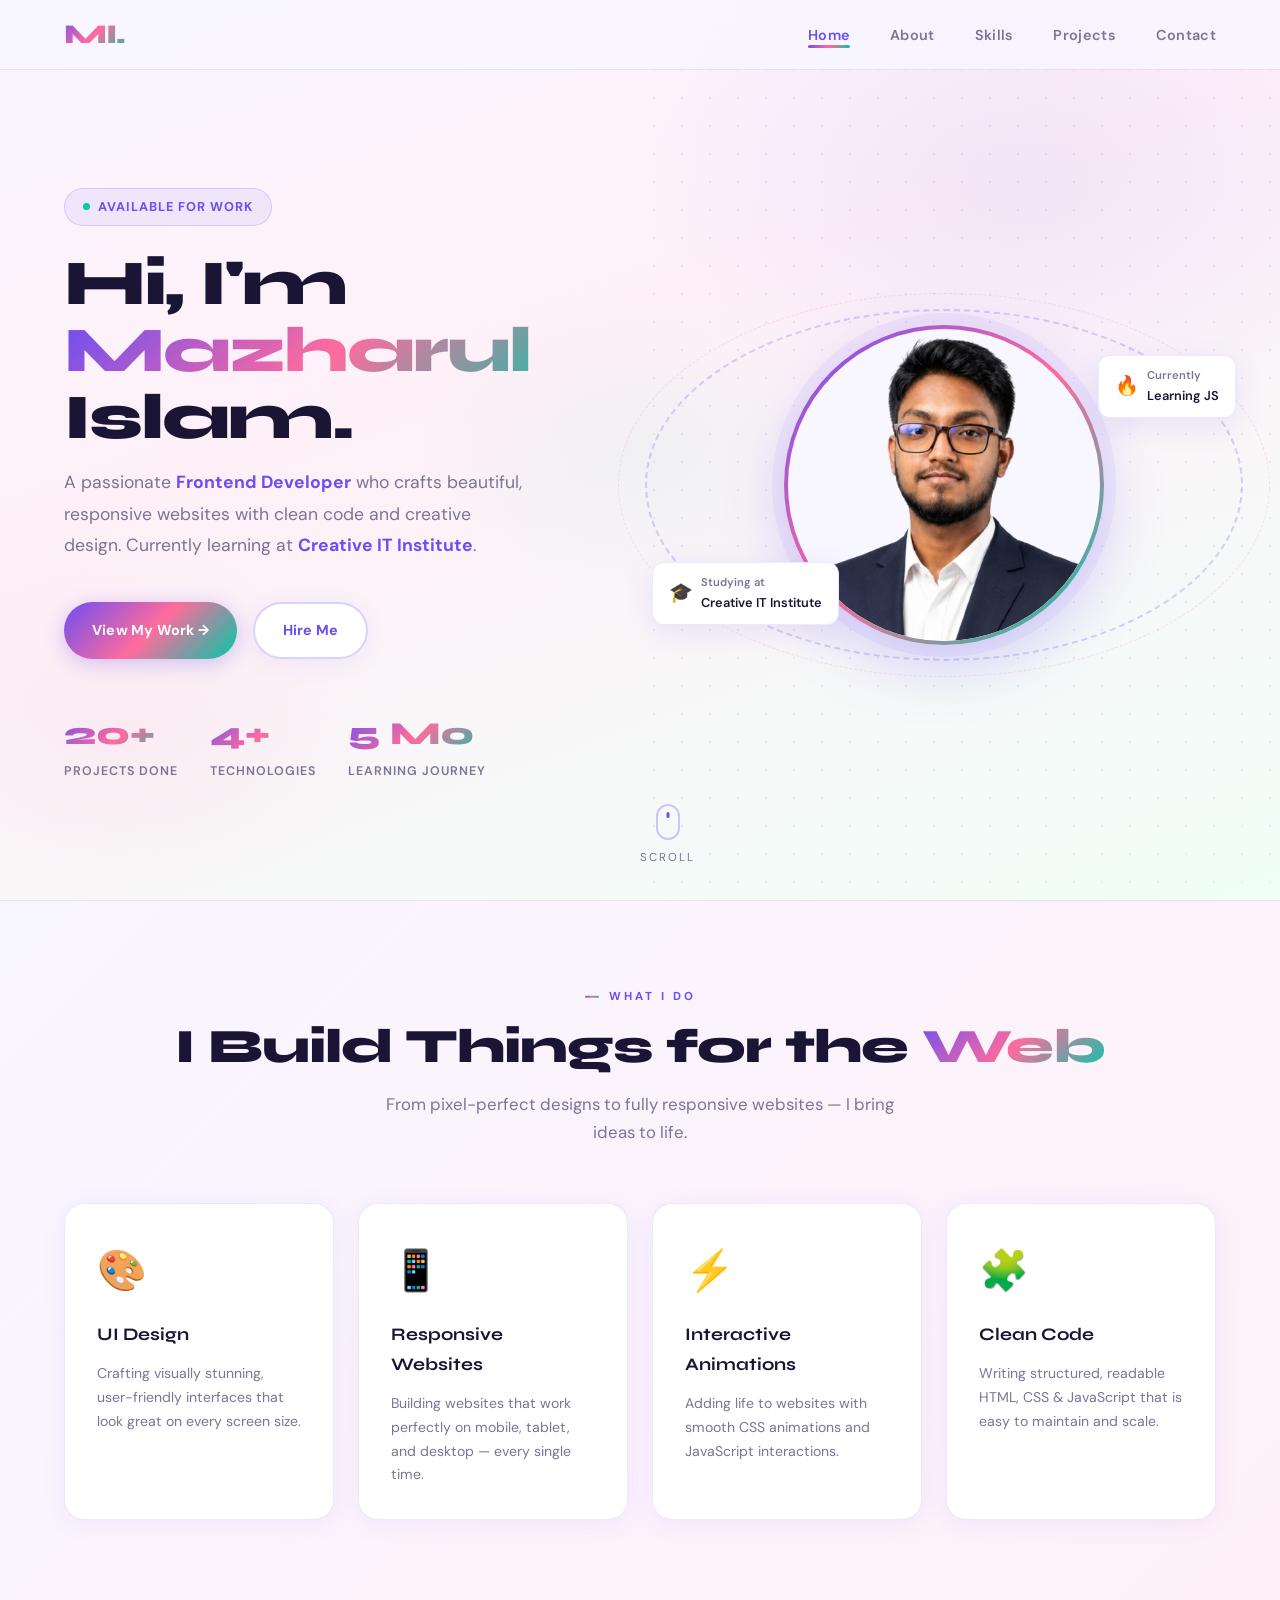
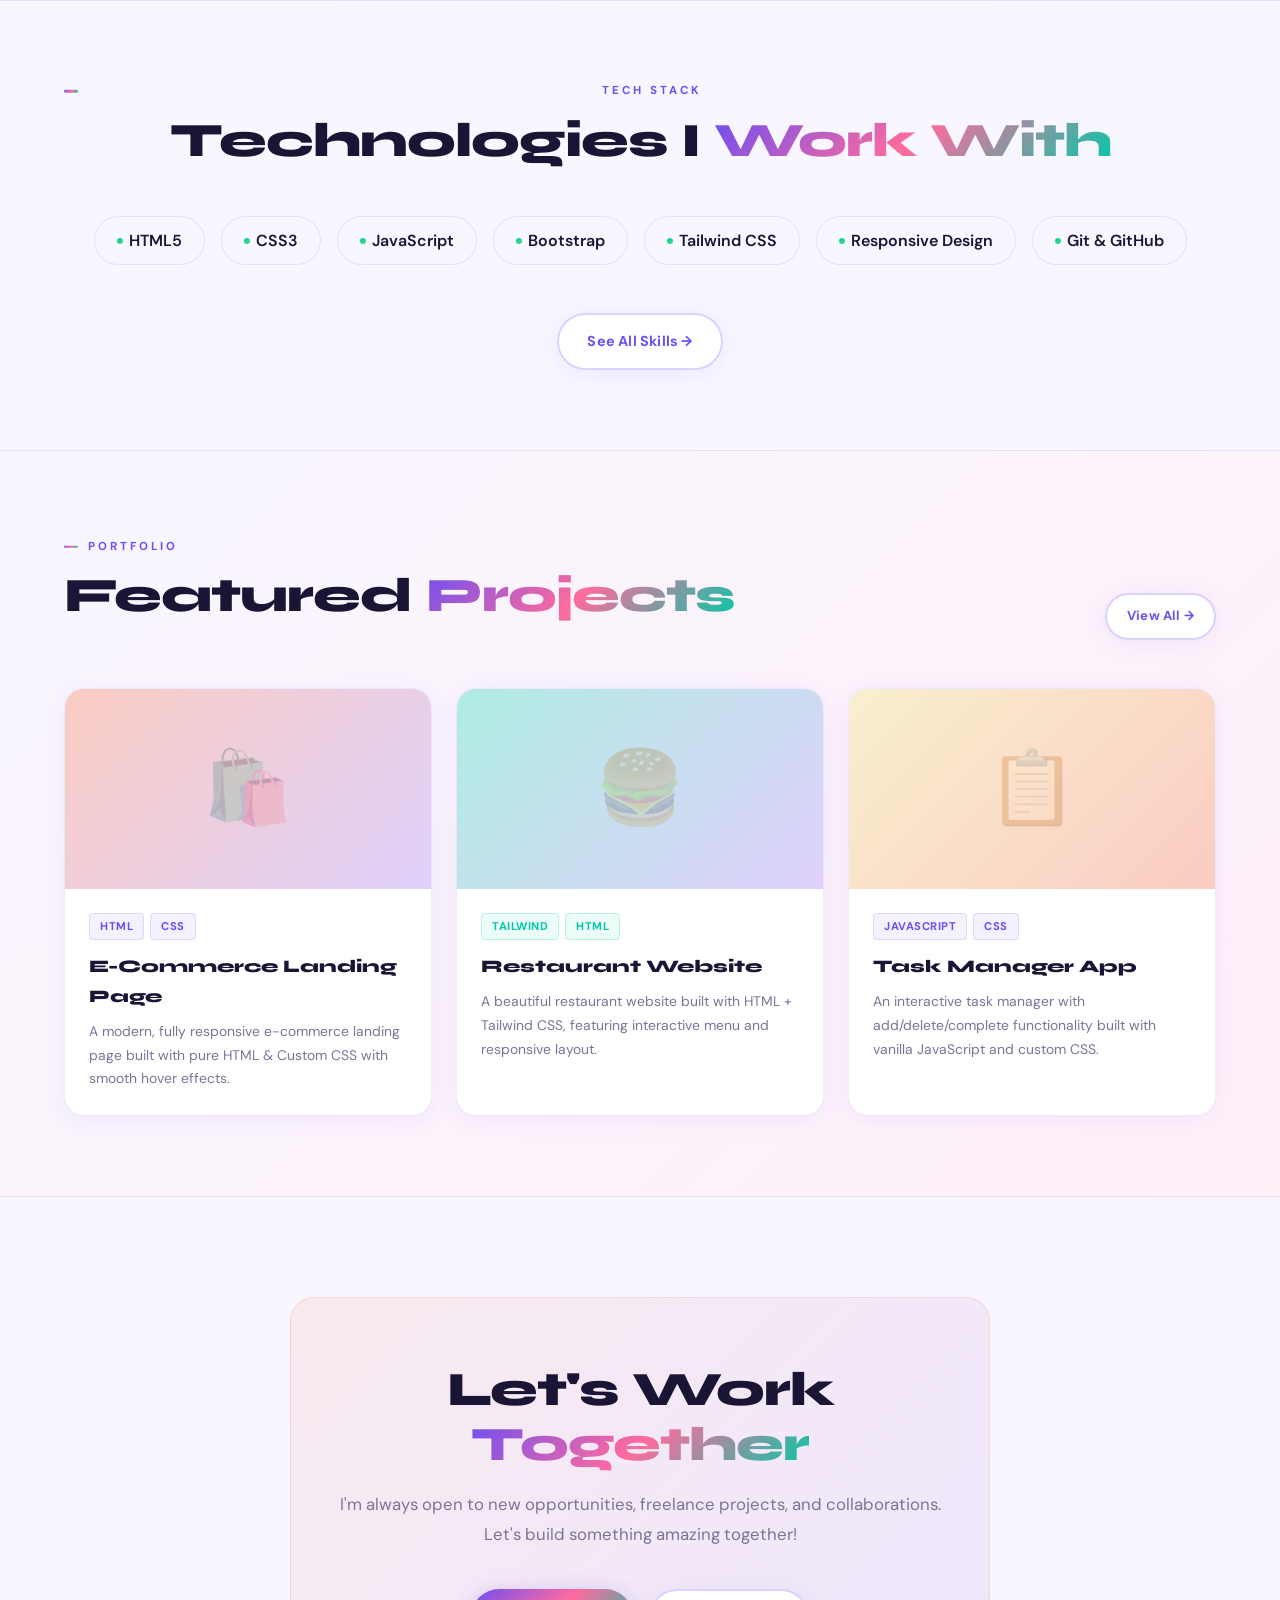
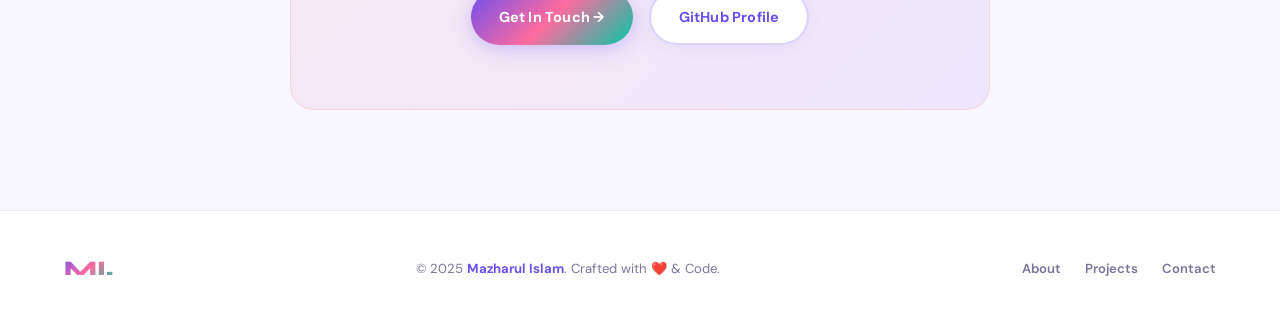
<file: index.html>
<!DOCTYPE html>
<html lang="en">

<head>
  <meta charset="UTF-8" />
  <meta name="viewport" content="width=device-width, initial-scale=1.0" />
  <title>Mazharul Islam — Frontend Developer</title>
  <meta name="description"
    content="Mazharul Islam — Frontend Developer & Web Designer from Bangladesh. Building beautiful, responsive websites." />
  <link rel="stylesheet" href="css/style.css" />
  <link rel="stylesheet" href="css/responsive.css" />
</head>

<body>

  <!-- Navbar -->
  <nav class="navbar">
    <a href="index.html" class="nav-logo">MI.</a>
    <ul class="nav-links">
      <li><a href="index.html">Home</a></li>
      <li><a href="pages/about.html">About</a></li>
      <li><a href="pages/skills.html">Skills</a></li>
      <li><a href="pages/projects.html">Projects</a></li>
      <li><a href="pages/contact.html">Contact</a></li>
    </ul>
    <button class="hamburger" aria-label="Menu">
      <span></span><span></span><span></span>
    </button>
  </nav>

  <!-- Hero Section -->
  <section class="hero">
    <div class="hero-bg"></div>
    <div class="hero-orb hero-orb-1"></div>
    <div class="hero-orb hero-orb-2"></div>
    <div class="hero-orb hero-orb-3"></div>

    <div class="hero-inner">
      <!-- Left: Content -->
      <div class="hero-content">
        <div class="hero-badge">
          <span class="dot"></span>
          Available for Work
        </div>
        <h1 class="hero-title">
          <span class="line">Hi, I'm</span>
          <span class="line gradient-text">Mazharul</span>
          <span class="line">Islam.</span>
        </h1>
        <p class="hero-subtitle">
          A passionate <strong><span id="typedText">Frontend Developer</span></strong> who crafts beautiful,
          responsive websites with clean code and creative design. Currently learning at
          <strong>Creative IT Institute</strong>.
        </p>
        <div class="hero-btns">
          <a href="pages/projects.html" class="btn btn-primary">View My Work →</a>
          <a href="pages/contact.html" class="btn btn-outline">Hire Me</a>
        </div>
        <div class="hero-stats">
          <div class="stat-item">
            <div class="stat-num"><span class="counter" data-target="20" data-suffix="+">0+</span></div>
            <div class="stat-label">Projects Done</div>
          </div>
          <div class="stat-item">
            <div class="stat-num"><span class="counter" data-target="4" data-suffix="+">0+</span></div>
            <div class="stat-label">Technologies</div>
          </div>
          <div class="stat-item">
            <div class="stat-num"><span class="counter" data-target="5" data-suffix=" Mo">0</span></div>
            <div class="stat-label">Learning Journey</div>
          </div>
        </div>
      </div>

      <!-- Right: Photo -->
      <div class="hero-visual">
        <div class="hero-photo-wrap">
          <div class="hero-photo-ring"></div>
          <div class="hero-photo-ring-2"></div>
          <div class="hero-photo-bg">
            <div class="hero-photo-inner">
              <!-- Replace with your photo: <img src="../assets/photo.jpg" alt="Mazharul Islam" /> -->
              <img src="assets/photo.png" alt="Mazharul Islam" />
            </div>
          </div>
          <div class="hero-float-badge b1">
            <span class="icon">🎓</span>
            <div>
              <div style="font-size:0.7rem;color:var(--clr-muted)">Studying at</div>
              <div>Creative IT Institute</div>
            </div>
          </div>
          <div class="hero-float-badge b2">
            <span class="icon">🔥</span>
            <div>
              <div style="font-size:0.7rem;color:var(--clr-muted)">Currently</div>
              <div>Learning JS</div>
            </div>
          </div>
        </div>
      </div>
    </div>

    <div class="scroll-indicator">
      <div class="scroll-mouse"></div>
      <span>Scroll</span>
    </div>
  </section>

  <!-- What I Do Section -->
  <div
    style="background: linear-gradient(135deg, #f8f6ff, #fff0f8); border-top:1.5px solid var(--clr-border); border-bottom:1.5px solid var(--clr-border); padding: 80px 5%;">
    <div style="max-width:1200px; margin:0 auto;">
      <div style="text-align:center; margin-bottom:3.5rem;">
        <span class="section-tag">What I Do</span>
        <h2 class="section-title" style="text-align:center;">I Build Things for the <span>Web</span></h2>
        <p class="section-desc" style="margin: 0 auto 0; text-align:center;">
          From pixel-perfect designs to fully responsive websites — I bring ideas to life.
        </p>
      </div>
      <div style="display:grid; grid-template-columns: repeat(auto-fit, minmax(250px, 1fr)); gap:1.5rem;">

        <div class="card reveal">
          <div style="font-size:2.5rem; margin-bottom:1rem;">🎨</div>
          <h3 style="font-family:var(--font-display); font-size:1.1rem; font-weight:700; margin-bottom:0.75rem;">UI
            Design</h3>
          <p style="font-size:0.88rem; color:var(--clr-muted); line-height:1.7;">
            Crafting visually stunning, user-friendly interfaces that look great on every screen size.
          </p>
        </div>

        <div class="card reveal delay-1">
          <div style="font-size:2.5rem; margin-bottom:1rem;">📱</div>
          <h3 style="font-family:var(--font-display); font-size:1.1rem; font-weight:700; margin-bottom:0.75rem;">
            Responsive Websites</h3>
          <p style="font-size:0.88rem; color:var(--clr-muted); line-height:1.7;">
            Building websites that work perfectly on mobile, tablet, and desktop — every single time.
          </p>
        </div>

        <div class="card reveal delay-2">
          <div style="font-size:2.5rem; margin-bottom:1rem;">⚡</div>
          <h3 style="font-family:var(--font-display); font-size:1.1rem; font-weight:700; margin-bottom:0.75rem;">
            Interactive Animations</h3>
          <p style="font-size:0.88rem; color:var(--clr-muted); line-height:1.7;">
            Adding life to websites with smooth CSS animations and JavaScript interactions.
          </p>
        </div>

        <div class="card reveal delay-3">
          <div style="font-size:2.5rem; margin-bottom:1rem;">🧩</div>
          <h3 style="font-family:var(--font-display); font-size:1.1rem; font-weight:700; margin-bottom:0.75rem;">Clean
            Code</h3>
          <p style="font-size:0.88rem; color:var(--clr-muted); line-height:1.7;">
            Writing structured, readable HTML, CSS & JavaScript that is easy to maintain and scale.
          </p>
        </div>

      </div>
    </div>
  </div>

  <!-- Tech Stack Preview -->
  <div style="padding: 80px 5%;">
    <div style="max-width:1200px; margin:0 auto; text-align:center;">
      <span class="section-tag" style="display:block; text-align:center;">Tech Stack</span>
      <h2 class="section-title" style="text-align:center; margin-bottom:3rem;">Technologies I <span>Work With</span>
      </h2>
      <div style="display:flex; flex-wrap:wrap; justify-content:center; gap:1rem;">
        <div class="skill-chip reveal" style="font-size:1rem; padding:10px 22px;"><span class="chip-dot"></span> HTML5
        </div>
        <div class="skill-chip reveal delay-1" style="font-size:1rem; padding:10px 22px;"><span class="chip-dot"></span>
          CSS3</div>
        <div class="skill-chip reveal delay-2" style="font-size:1rem; padding:10px 22px;"><span class="chip-dot"></span>
          JavaScript</div>
        <div class="skill-chip reveal delay-3" style="font-size:1rem; padding:10px 22px;"><span class="chip-dot"></span>
          Bootstrap</div>
        <div class="skill-chip reveal delay-1" style="font-size:1rem; padding:10px 22px;"><span class="chip-dot"></span>
          Tailwind CSS</div>
        <div class="skill-chip reveal delay-2" style="font-size:1rem; padding:10px 22px;"><span class="chip-dot"></span>
          Responsive Design</div>
        <div class="skill-chip reveal delay-3" style="font-size:1rem; padding:10px 22px;"><span class="chip-dot"></span>
          Git & GitHub</div>
      </div>
      <div style="margin-top:3rem;">
        <a href="pages/skills.html" class="btn btn-outline">See All Skills →</a>
      </div>
    </div>
  </div>

  <!-- Featured Projects Preview -->
  <div
    style="background: linear-gradient(135deg, #f8f6ff, #fff0f8); border-top:1.5px solid var(--clr-border); border-bottom:1.5px solid var(--clr-border); padding: 80px 5%;">
    <div style="max-width:1200px; margin:0 auto;">
      <div
        style="display:flex; align-items:flex-end; justify-content:space-between; flex-wrap:wrap; gap:1rem; margin-bottom:3rem;">
        <div>
          <span class="section-tag">Portfolio</span>
          <h2 class="section-title">Featured <span>Projects</span></h2>
        </div>
        <a href="pages/projects.html" class="btn btn-outline btn-sm">View All →</a>
      </div>
      <div class="projects-grid">

        <div class="project-card reveal">
          <div class="project-thumb">
            <div class="project-thumb-bg">🛍️</div>
            <div class="project-thumb-gradient"
              style="background: linear-gradient(135deg, rgba(255,107,53,0.3), rgba(124,58,237,0.2));"></div>
            <div class="project-links-overlay">
              <a href="pages/projects.html" class="project-link-btn">View Details</a>
            </div>
          </div>
          <div class="project-body">
            <div class="project-tags">
              <span class="project-tag">HTML</span>
              <span class="project-tag">CSS</span>
            </div>
            <h3 class="project-title">E-Commerce Landing Page</h3>
            <p class="project-desc">A modern, fully responsive e-commerce landing page built with pure HTML & Custom CSS
              with smooth hover effects.</p>
          </div>
        </div>

        <div class="project-card reveal delay-1">
          <div class="project-thumb">
            <div class="project-thumb-bg">🍔</div>
            <div class="project-thumb-gradient"
              style="background: linear-gradient(135deg, rgba(6,214,160,0.3), rgba(124,58,237,0.2));"></div>
            <div class="project-links-overlay">
              <a href="pages/projects.html" class="project-link-btn">View Details</a>
            </div>
          </div>
          <div class="project-body">
            <div class="project-tags">
              <span class="project-tag green">Tailwind</span>
              <span class="project-tag green">HTML</span>
            </div>
            <h3 class="project-title">Restaurant Website</h3>
            <p class="project-desc">A beautiful restaurant website built with HTML + Tailwind CSS, featuring interactive
              menu and responsive layout.</p>
          </div>
        </div>

        <div class="project-card reveal delay-2">
          <div class="project-thumb">
            <div class="project-thumb-bg">📋</div>
            <div class="project-thumb-gradient"
              style="background: linear-gradient(135deg, rgba(255,214,10,0.2), rgba(255,107,53,0.3));"></div>
            <div class="project-links-overlay">
              <a href="pages/projects.html" class="project-link-btn">View Details</a>
            </div>
          </div>
          <div class="project-body">
            <div class="project-tags">
              <span class="project-tag purple">JavaScript</span>
              <span class="project-tag">CSS</span>
            </div>
            <h3 class="project-title">Task Manager App</h3>
            <p class="project-desc">An interactive task manager with add/delete/complete functionality built with
              vanilla JavaScript and custom CSS.</p>
          </div>
        </div>

      </div>
    </div>
  </div>

  <!-- CTA Section -->
  <div style="padding: 100px 5%; text-align:center;">
    <div style="max-width:700px; margin:0 auto;">
      <div class="reveal"
        style="background: linear-gradient(135deg, rgba(255,107,53,0.08), rgba(124,58,237,0.08)); border:1px solid rgba(255,107,53,0.15); border-radius:24px; padding:4rem 3rem;">
        <h2 class="section-title" style="margin-bottom:1rem;">Let's Work <span>Together</span></h2>
        <p style="color:var(--clr-muted); font-size:1.05rem; margin-bottom:2.5rem; line-height:1.8;">
          I'm always open to new opportunities, freelance projects, and collaborations.
          Let's build something amazing together!
        </p>
        <div style="display:flex; gap:1rem; justify-content:center; flex-wrap:wrap;">
          <a href="pages/contact.html" class="btn btn-primary">Get In Touch →</a>
          <a href="https://github.com/mazharuldmweb" target="_blank" class="btn btn-outline">GitHub Profile</a>
        </div>
      </div>
    </div>
  </div>

  <!-- Footer -->
  <footer class="footer">
    <div class="footer-brand">MI.</div>
    <p class="footer-copy">© 2025 <span>Mazharul Islam</span>. Crafted with ❤️ & Code.</p>
    <div class="footer-links">
      <a href="pages/about.html">About</a>
      <a href="pages/projects.html">Projects</a>
      <a href="pages/contact.html">Contact</a>
    </div>
  </footer>

  <script src="js/main.js"></script>
</body>

</html>
</file>
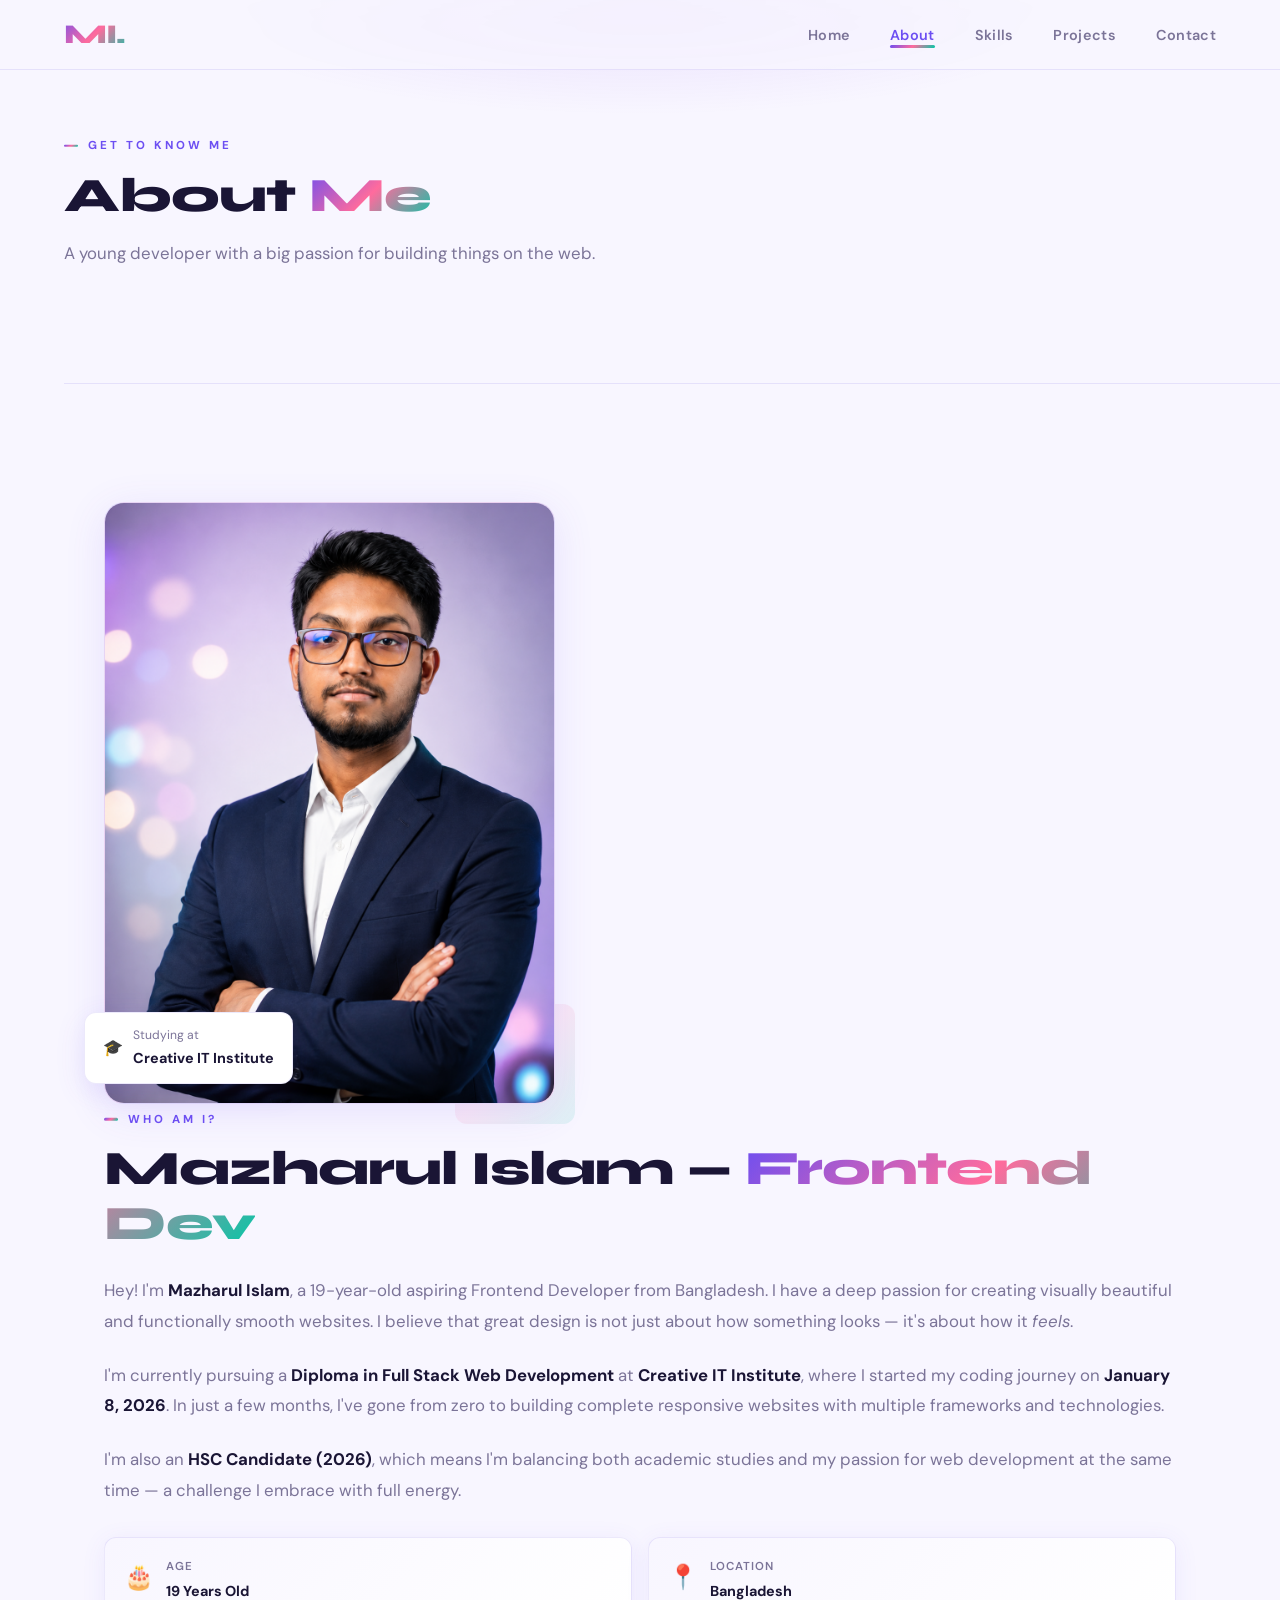
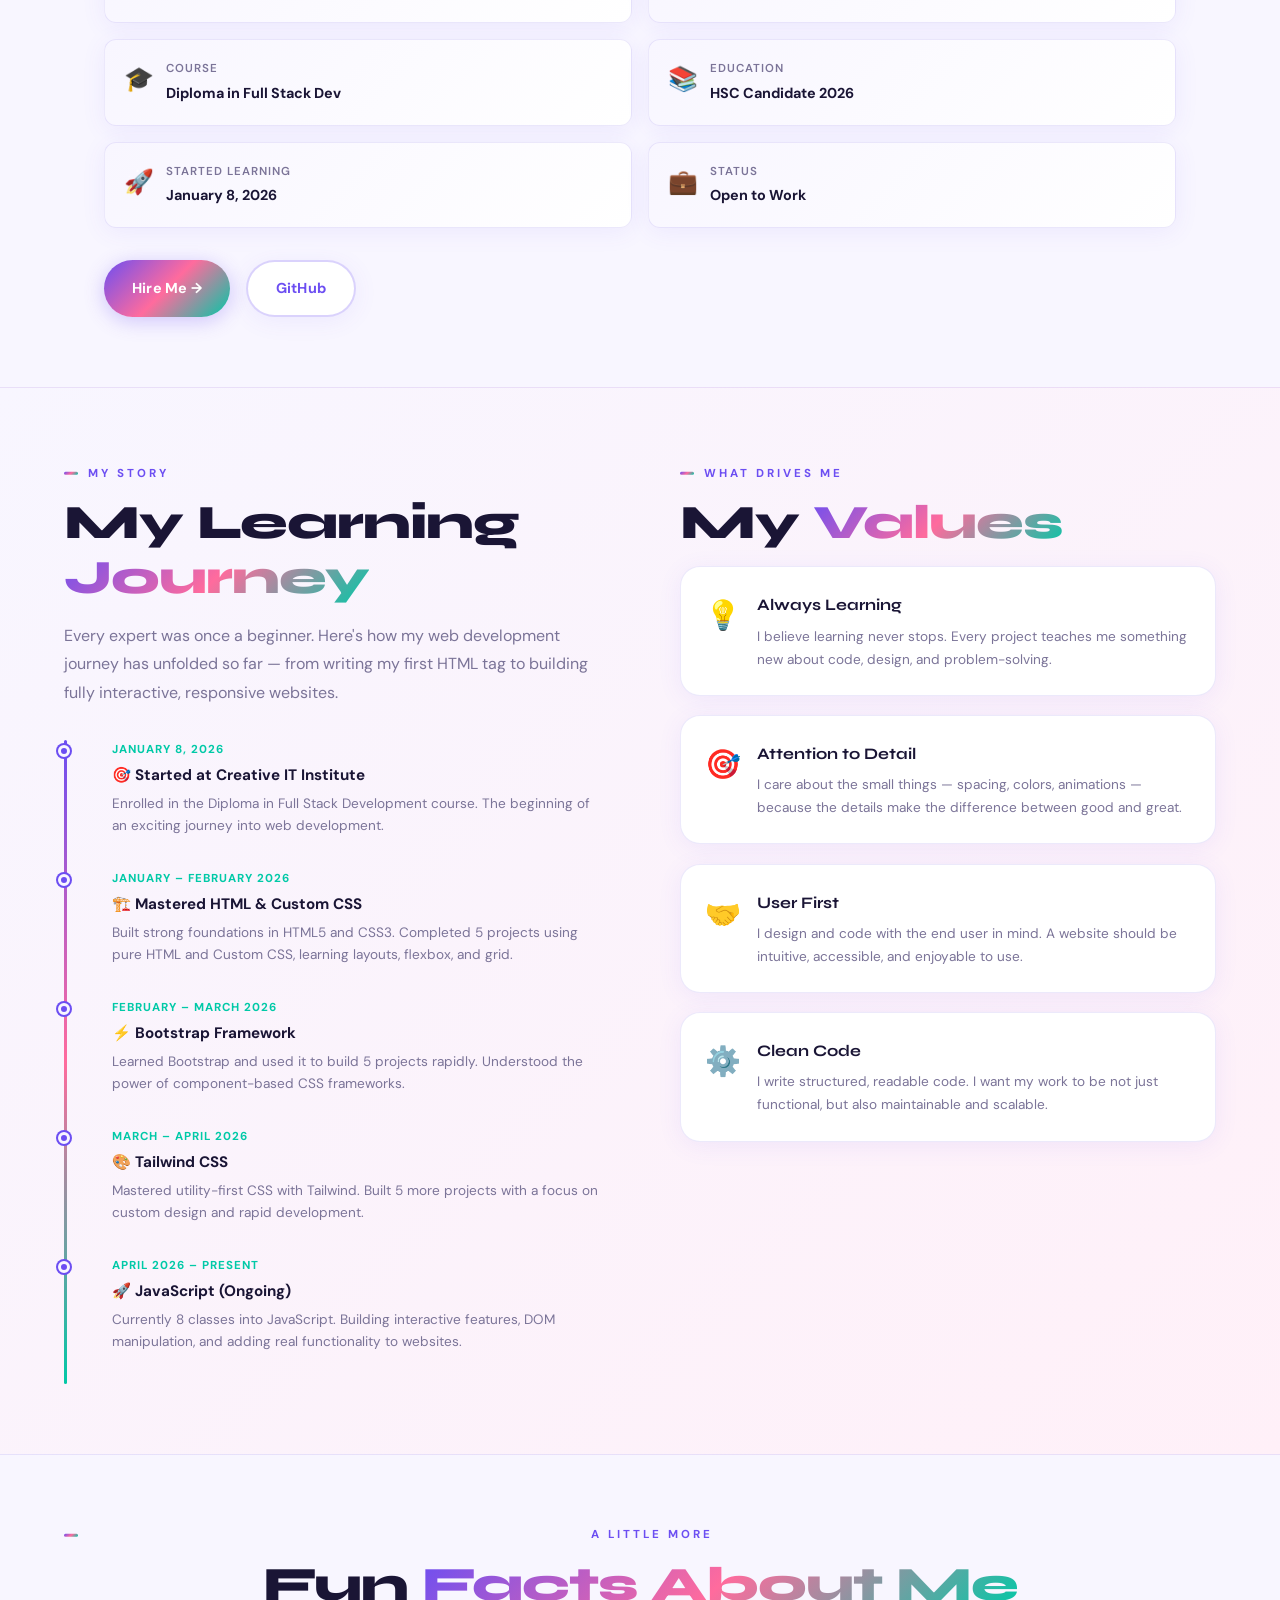
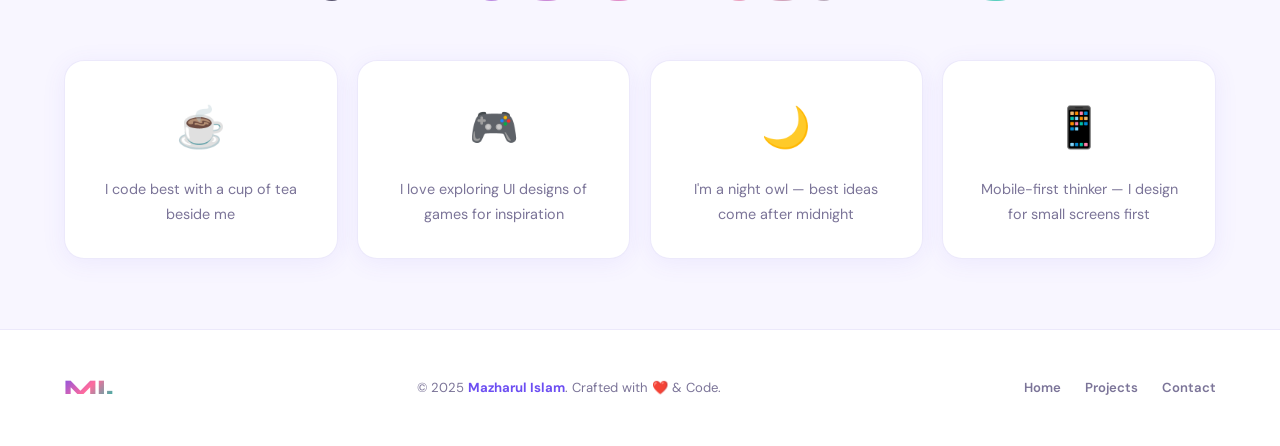
<file: pages/about.html>
<!DOCTYPE html>
<html lang="en">

<head>
  <meta charset="UTF-8" />
  <meta name="viewport" content="width=device-width, initial-scale=1.0" />
  <title>About — Mazharul Islam</title>
  <link rel="stylesheet" href="../css/style.css" />
  <link rel="stylesheet" href="../css/responsive.css" />
</head>

<body>

  <nav class="navbar">
    <a href="../index.html" class="nav-logo">MI.</a>
    <ul class="nav-links">
      <li><a href="../index.html">Home</a></li>
      <li><a href="about.html">About</a></li>
      <li><a href="skills.html">Skills</a></li>
      <li><a href="projects.html">Projects</a></li>
      <li><a href="contact.html">Contact</a></li>
    </ul>
    <button class="hamburger" aria-label="Menu">
      <span></span><span></span><span></span>
    </button>
  </nav>

  <!-- Page Hero -->
  <div
    style="padding: 130px 5% 60px; background: radial-gradient(ellipse 60% 50% at 50% 0%, rgba(124,58,237,0.12) 0%, transparent 60%);">
    <div style="max-width:1200px; margin:0 auto;">
      <span class="section-tag">Get to Know Me</span>
      <h1 class="section-title">About <span>Me</span></h1>
      <p class="section-desc">A young developer with a big passion for building things on the web.</p>
    </div>
  </div>

  <div class="section-divider" style="margin:0 5%;"></div>

  <!-- Main About Content -->
  <div style="padding:70px 5%; max-width:1200px; margin:0 auto;">
    <div class="about-grid">

      <!-- Photo Side -->
      <div class="reveal-left">
        <div class="about-photo-wrap">
          <div class="about-photo-frame">
            <!-- Add your photo: <img src="../assets/photo.jpg" alt="Mazharul Islam" /> -->
            <img src="../assets/about.jpg" alt="Mazharul Islam" />
          </div>
        </div>
        <div class="about-photo-deco"></div>
        <div class="about-photo-tag">
          <span class="icon">🎓</span>
          <div>
            <div class="text">Studying at</div>
            <div class="name">Creative IT Institute</div>
          </div>
        </div>
      </div>
    </div>

    <!-- Content Side -->
    <div class="about-content reveal-right">
      <span class="section-tag">Who Am I?</span>
      <h2 class="section-title" style="margin-bottom:1.5rem;">Mazharul Islam — <span>Frontend Dev</span></h2>

      <p class="about-intro">
        Hey! I'm <strong>Mazharul Islam</strong>, a 19-year-old aspiring Frontend Developer from Bangladesh.
        I have a deep passion for creating visually beautiful and functionally smooth websites.
        I believe that great design is not just about how something looks — it's about how it <em>feels</em>.
      </p>
      <p class="about-intro">
        I'm currently pursuing a <strong>Diploma in Full Stack Web Development</strong> at
        <strong>Creative IT Institute</strong>, where I started my coding journey on
        <strong>January 8, 2026</strong>. In just a few months, I've gone from zero to building
        complete responsive websites with multiple frameworks and technologies.
      </p>
      <p class="about-intro">
        I'm also an <strong>HSC Candidate (2026)</strong>, which means I'm balancing both academic
        studies and my passion for web development at the same time — a challenge I embrace with full energy.
      </p>

      <div class="about-highlights">
        <div class="highlight-item">
          <span class="highlight-icon">🎂</span>
          <div class="highlight-info">
            <div class="highlight-label">Age</div>
            <div class="highlight-value">19 Years Old</div>
          </div>
        </div>
        <div class="highlight-item">
          <span class="highlight-icon">📍</span>
          <div class="highlight-info">
            <div class="highlight-label">Location</div>
            <div class="highlight-value">Bangladesh</div>
          </div>
        </div>
        <div class="highlight-item">
          <span class="highlight-icon">🎓</span>
          <div class="highlight-info">
            <div class="highlight-label">Course</div>
            <div class="highlight-value">Diploma in Full Stack Dev</div>
          </div>
        </div>
        <div class="highlight-item">
          <span class="highlight-icon">📚</span>
          <div class="highlight-info">
            <div class="highlight-label">Education</div>
            <div class="highlight-value">HSC Candidate 2026</div>
          </div>
        </div>
        <div class="highlight-item">
          <span class="highlight-icon">🚀</span>
          <div class="highlight-info">
            <div class="highlight-label">Started Learning</div>
            <div class="highlight-value">January 8, 2026</div>
          </div>
        </div>
        <div class="highlight-item">
          <span class="highlight-icon">💼</span>
          <div class="highlight-info">
            <div class="highlight-label">Status</div>
            <div class="highlight-value">Open to Work</div>
          </div>
        </div>
      </div>

      <div style="display:flex; gap:1rem; flex-wrap:wrap;">
        <a href="contact.html" class="btn btn-primary">Hire Me →</a>
        <a href="https://github.com/mazharuldmweb" target="_blank" class="btn btn-outline">GitHub</a>
      </div>
    </div>
  </div>
  </div>

  <!-- My Journey -->
  <div
    style="background: linear-gradient(135deg, #f8f6ff, #fff0f8); border-top:1.5px solid var(--clr-border); border-bottom:1.5px solid var(--clr-border); padding:70px 5%;">
    <div style="max-width:1200px; margin:0 auto;">
      <div style="display:grid; grid-template-columns:1fr 1fr; gap:5rem; align-items:start;">
        <div class="reveal-left">
          <span class="section-tag">My Story</span>
          <h2 class="section-title">My Learning <span>Journey</span></h2>
          <p style="color:var(--clr-muted); font-size:1rem; line-height:1.8; margin-bottom:2rem;">
            Every expert was once a beginner. Here's how my web development journey has unfolded so far —
            from writing my first HTML tag to building fully interactive, responsive websites.
          </p>
          <div class="timeline">
            <div class="timeline-item">
              <div class="timeline-date">January 8, 2026</div>
              <div class="timeline-event">🎯 Started at Creative IT Institute</div>
              <div class="timeline-desc">Enrolled in the Diploma in Full Stack Development course. The beginning of an
                exciting journey into web development.</div>
            </div>
            <div class="timeline-item">
              <div class="timeline-date">January – February 2026</div>
              <div class="timeline-event">🏗️ Mastered HTML & Custom CSS</div>
              <div class="timeline-desc">Built strong foundations in HTML5 and CSS3. Completed 5 projects using pure
                HTML and Custom CSS, learning layouts, flexbox, and grid.</div>
            </div>
            <div class="timeline-item">
              <div class="timeline-date">February – March 2026</div>
              <div class="timeline-event">⚡ Bootstrap Framework</div>
              <div class="timeline-desc">Learned Bootstrap and used it to build 5 projects rapidly. Understood the power
                of component-based CSS frameworks.</div>
            </div>
            <div class="timeline-item">
              <div class="timeline-date">March – April 2026</div>
              <div class="timeline-event">🎨 Tailwind CSS</div>
              <div class="timeline-desc">Mastered utility-first CSS with Tailwind. Built 5 more projects with a focus on
                custom design and rapid development.</div>
            </div>
            <div class="timeline-item">
              <div class="timeline-date">April 2026 – Present</div>
              <div class="timeline-event">🚀 JavaScript (Ongoing)</div>
              <div class="timeline-desc">Currently 8 classes into JavaScript. Building interactive features, DOM
                manipulation, and adding real functionality to websites.</div>
            </div>
          </div>
        </div>

        <div class="reveal-right">
          <span class="section-tag">What Drives Me</span>
          <h2 class="section-title">My <span>Values</span></h2>
          <div style="display:flex; flex-direction:column; gap:1.2rem; margin-top:1rem;">
            <div class="card" style="padding:1.5rem; display:flex; gap:1rem; align-items:flex-start;">
              <span style="font-size:1.8rem;">💡</span>
              <div>
                <h4 style="font-family:var(--font-display); font-size:1rem; font-weight:700; margin-bottom:6px;">Always
                  Learning</h4>
                <p style="font-size:0.85rem; color:var(--clr-muted); line-height:1.7;">I believe learning never stops.
                  Every project teaches me something new about code, design, and problem-solving.</p>
              </div>
            </div>
            <div class="card" style="padding:1.5rem; display:flex; gap:1rem; align-items:flex-start;">
              <span style="font-size:1.8rem;">🎯</span>
              <div>
                <h4 style="font-family:var(--font-display); font-size:1rem; font-weight:700; margin-bottom:6px;">
                  Attention to Detail</h4>
                <p style="font-size:0.85rem; color:var(--clr-muted); line-height:1.7;">I care about the small things —
                  spacing, colors, animations — because the details make the difference between good and great.</p>
              </div>
            </div>
            <div class="card" style="padding:1.5rem; display:flex; gap:1rem; align-items:flex-start;">
              <span style="font-size:1.8rem;">🤝</span>
              <div>
                <h4 style="font-family:var(--font-display); font-size:1rem; font-weight:700; margin-bottom:6px;">User
                  First</h4>
                <p style="font-size:0.85rem; color:var(--clr-muted); line-height:1.7;">I design and code with the end
                  user in mind. A website should be intuitive, accessible, and enjoyable to use.</p>
              </div>
            </div>
            <div class="card" style="padding:1.5rem; display:flex; gap:1rem; align-items:flex-start;">
              <span style="font-size:1.8rem;">⚙️</span>
              <div>
                <h4 style="font-family:var(--font-display); font-size:1rem; font-weight:700; margin-bottom:6px;">Clean
                  Code</h4>
                <p style="font-size:0.85rem; color:var(--clr-muted); line-height:1.7;">I write structured, readable
                  code. I want my work to be not just functional, but also maintainable and scalable.</p>
              </div>
            </div>
          </div>
        </div>
      </div>
    </div>
  </div>

  <!-- Fun Facts -->
  <div style="padding:70px 5%;">
    <div style="max-width:1200px; margin:0 auto; text-align:center;">
      <span class="section-tag" style="display:block; text-align:center;">A Little More</span>
      <h2 class="section-title reveal" style="text-align:center; margin-bottom:3rem;">Fun <span>Facts About Me</span>
      </h2>
      <div style="display:grid; grid-template-columns: repeat(auto-fit, minmax(220px, 1fr)); gap:1.2rem;">
        <div class="card reveal" style="text-align:center; padding:2rem;">
          <div style="font-size:2.5rem; margin-bottom:1rem;">☕</div>
          <p style="font-size:0.9rem; color:var(--clr-muted);">I code best with a cup of tea beside me</p>
        </div>
        <div class="card reveal delay-1" style="text-align:center; padding:2rem;">
          <div style="font-size:2.5rem; margin-bottom:1rem;">🎮</div>
          <p style="font-size:0.9rem; color:var(--clr-muted);">I love exploring UI designs of games for inspiration</p>
        </div>
        <div class="card reveal delay-2" style="text-align:center; padding:2rem;">
          <div style="font-size:2.5rem; margin-bottom:1rem;">🌙</div>
          <p style="font-size:0.9rem; color:var(--clr-muted);">I'm a night owl — best ideas come after midnight</p>
        </div>
        <div class="card reveal delay-3" style="text-align:center; padding:2rem;">
          <div style="font-size:2.5rem; margin-bottom:1rem;">📱</div>
          <p style="font-size:0.9rem; color:var(--clr-muted);">Mobile-first thinker — I design for small screens first
          </p>
        </div>
      </div>
    </div>
  </div>

  <footer class="footer">
    <div class="footer-brand">MI.</div>
    <p class="footer-copy">© 2025 <span>Mazharul Islam</span>. Crafted with ❤️ & Code.</p>
    <div class="footer-links">
      <a href="../index.html">Home</a>
      <a href="projects.html">Projects</a>
      <a href="contact.html">Contact</a>
    </div>
  </footer>

  <script src="../js/main.js"></script>
</body>

</html>
</file>
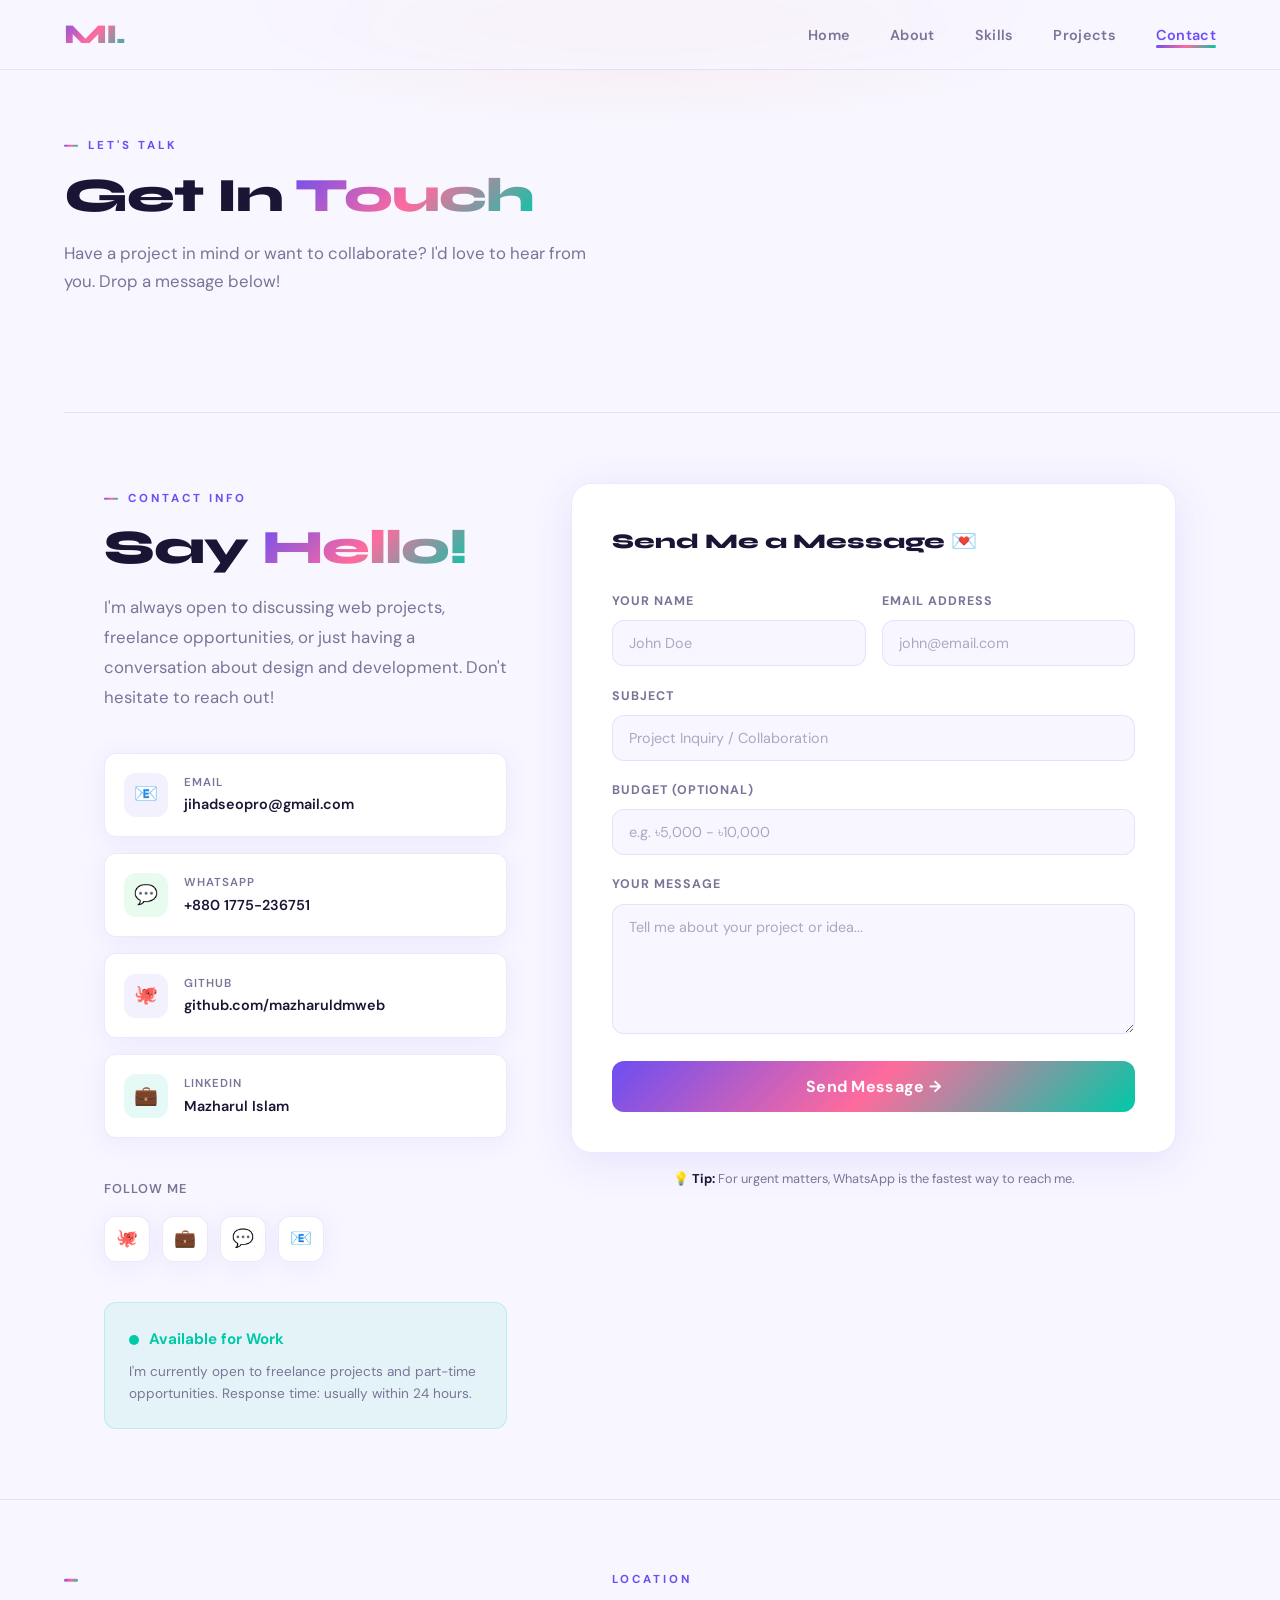
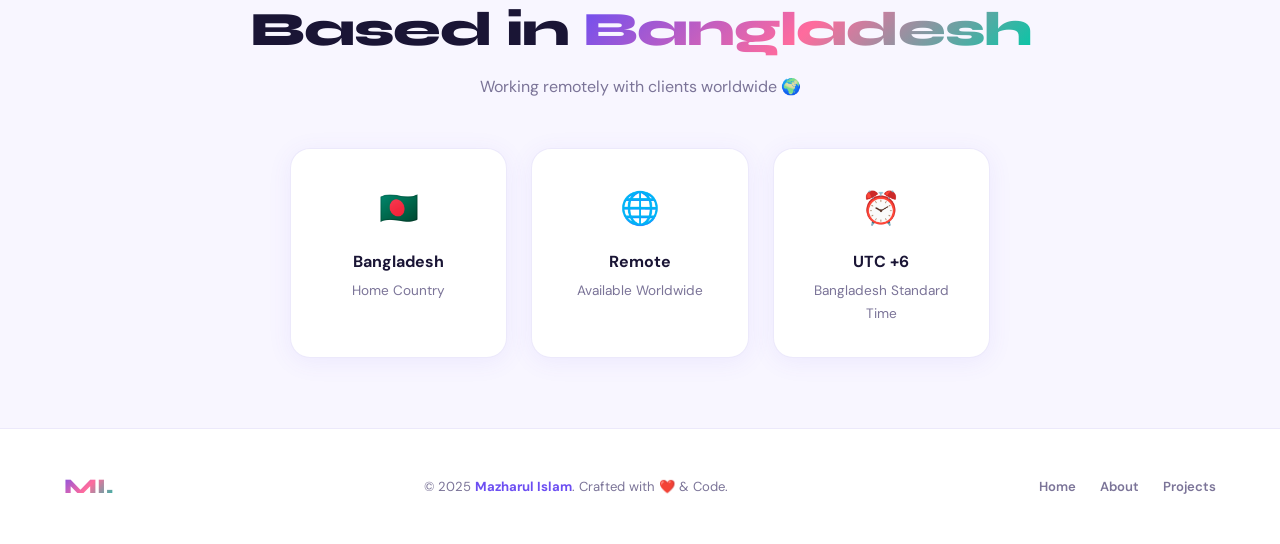
<file: pages/contact.html>
<!DOCTYPE html>
<html lang="en">

<head>
  <meta charset="UTF-8" />
  <meta name="viewport" content="width=device-width, initial-scale=1.0" />
  <title>Contact — Mazharul Islam</title>
  <link rel="stylesheet" href="../css/style.css" />
  <link rel="stylesheet" href="../css/responsive.css" />
</head>

<body>

  <nav class="navbar">
    <a href="../index.html" class="nav-logo">MI.</a>
    <ul class="nav-links">
      <li><a href="../index.html">Home</a></li>
      <li><a href="about.html">About</a></li>
      <li><a href="skills.html">Skills</a></li>
      <li><a href="projects.html">Projects</a></li>
      <li><a href="contact.html">Contact</a></li>
    </ul>
    <button class="hamburger" aria-label="Menu">
      <span></span><span></span><span></span>
    </button>
  </nav>

  <!-- Page Hero -->
  <div
    style="padding: 130px 5% 60px; background: radial-gradient(ellipse 60% 50% at 50% 0%, rgba(255,107,53,0.1) 0%, transparent 60%);">
    <div style="max-width:1200px; margin:0 auto;">
      <span class="section-tag">Let's Talk</span>
      <h1 class="section-title">Get In <span>Touch</span></h1>
      <p class="section-desc">Have a project in mind or want to collaborate? I'd love to hear from you. Drop a message
        below!</p>
    </div>
  </div>

  <div class="section-divider" style="margin:0 5%;"></div>

  <!-- Contact Layout -->
  <div style="padding:70px 5%; max-width:1200px; margin:0 auto;">
    <div class="contact-layout">

      <!-- Left: Info -->
      <div class="reveal-left">
        <span class="section-tag">Contact Info</span>
        <h2 class="section-title" style="margin-bottom:1rem;">Say <span>Hello!</span></h2>
        <p class="contact-tagline">
          I'm always open to discussing web projects, freelance opportunities, or just having a conversation about
          design and development.
          Don't hesitate to reach out!
        </p>

        <div class="contact-methods">

          <a href="mailto:jihadseopro@gmail.com" class="contact-method">
            <div class="contact-method-icon">📧</div>
            <div>
              <div class="contact-method-label">Email</div>
              <div class="contact-method-value">jihadseopro@gmail.com</div>
            </div>
          </a>

          <a href="https://wa.me/8801775236751" target="_blank" class="contact-method">
            <div class="contact-method-icon wa">💬</div>
            <div>
              <div class="contact-method-label">WhatsApp</div>
              <div class="contact-method-value">+880 1775-236751</div>
            </div>
          </a>

          <a href="https://github.com/mazharuldmweb" target="_blank" class="contact-method">
            <div class="contact-method-icon purple">🐙</div>
            <div>
              <div class="contact-method-label">GitHub</div>
              <div class="contact-method-value">github.com/mazharuldmweb</div>
            </div>
          </a>

          <a href="https://www.linkedin.com/in/mazharul-dm-web/" target="_blank" class="contact-method">
            <div class="contact-method-icon green">💼</div>
            <div>
              <div class="contact-method-label">LinkedIn</div>
              <div class="contact-method-value">Mazharul Islam</div>
            </div>
          </a>

        </div>

        <div>
          <p
            style="font-size:0.8rem; color:var(--clr-muted); text-transform:uppercase; letter-spacing:1px; font-weight:600; margin-bottom:1rem;">
            Follow Me</p>
          <div class="social-links">
            <a href="https://github.com/mazharuldmweb" target="_blank" class="social-btn" title="GitHub">🐙</a>
            <a href="https://www.linkedin.com/in/mazharul-dm-web/" target="_blank" class="social-btn"
              title="LinkedIn">💼</a>
            <a href="https://wa.me/8801775236751" target="_blank" class="social-btn" title="WhatsApp">💬</a>
            <a href="mailto:jihadseopro@gmail.com" class="social-btn" title="Email">📧</a>
          </div>
        </div>

        <!-- Availability Card -->
        <div
          style="margin-top:2.5rem; background:rgba(6,214,160,0.08); border:1px solid rgba(6,214,160,0.2); border-radius:var(--radius-sm); padding:1.5rem;">
          <div style="display:flex; align-items:center; gap:10px; margin-bottom:0.5rem;">
            <span
              style="width:10px; height:10px; background:var(--clr-accent); border-radius:50%; animation: pulse 2s infinite; display:inline-block;"></span>
            <span style="font-weight:700; font-size:0.95rem; color:var(--clr-accent);">Available for Work</span>
          </div>
          <p style="font-size:0.85rem; color:var(--clr-muted); line-height:1.6;">
            I'm currently open to freelance projects and part-time opportunities. Response time: usually within 24
            hours.
          </p>
        </div>
      </div>

      <!-- Right: Form -->
      <div class="reveal-right">
        <div class="contact-form-wrap">
          <h3 class="form-title">Send Me a Message 💌</h3>

          <!-- NOTE: To make this form work, go to https://formspree.io, 
               create a free account, create a form, and replace YOUR_FORM_ID below -->
          <form id="contactForm" action="https://formspree.io/f/xpqnlarb" method="POST">
            <input type="hidden" name="_replyto" value="jihadseopro@gmail.com" />
            <input type="hidden" name="_subject" value="New message from your Portfolio!" />

            <div class="form-row">
              <div class="form-group">
                <label class="form-label" for="name">Your Name</label>
                <input class="form-input" type="text" id="name" name="name" placeholder="John Doe" required />
              </div>
              <div class="form-group">
                <label class="form-label" for="email">Email Address</label>
                <input class="form-input" type="email" id="email" name="email" placeholder="john@email.com" required />
              </div>
            </div>

            <div class="form-group">
              <label class="form-label" for="subject">Subject</label>
              <input class="form-input" type="text" id="subject" name="subject"
                placeholder="Project Inquiry / Collaboration" required />
            </div>

            <div class="form-group">
              <label class="form-label" for="budget">Budget (Optional)</label>
              <input class="form-input" type="text" id="budget" name="budget" placeholder="e.g. ৳5,000 - ৳10,000" />
            </div>

            <div class="form-group">
              <label class="form-label" for="message">Your Message</label>
              <textarea class="form-textarea" id="message" name="message" rows="5"
                placeholder="Tell me about your project or idea..." required></textarea>
            </div>

            <button type="submit" class="form-submit">Send Message →</button>

            <div id="formSuccess" class="form-success" style="display:none;">
              <div style="font-size:3rem; margin-bottom:1rem;">🎉</div>
              <h4 style="font-family:var(--font-display); font-size:1.2rem; margin-bottom:0.5rem;">Message Sent!</h4>
              <p style="color:var(--clr-muted); font-size:0.9rem;">Thanks for reaching out! I'll get back to you within
                24 hours.</p>
            </div>
            <div id="formError"
              style="display:none; text-align:center; padding:1rem; color:#ff6b6b; font-size:0.85rem; margin-top:0.5rem;">
              Something went wrong. Please try emailing me directly at <a href="mailto:jihadseopro@gmail.com"
                style="color:var(--clr-primary);">jihadseopro@gmail.com</a>
            </div>
          </form>
        </div>

        <!-- Quick Contact Note -->
        <p style="font-size:0.8rem; color:var(--clr-muted); text-align:center; margin-top:1rem; line-height:1.6;">
          💡 <strong style="color:var(--clr-text);">Tip:</strong> For urgent matters, WhatsApp is the fastest way to
          reach me.
        </p>
      </div>

    </div>
  </div>

  <!-- Map / Location Section -->
  <div style="background: rgba(255,255,255,0.02); border-top:1px solid var(--clr-border); padding:70px 5%;">
    <div style="max-width:1200px; margin:0 auto; text-align:center;">
      <span class="section-tag" style="display:block; text-align:center;">Location</span>
      <h2 class="section-title reveal" style="text-align:center; margin-bottom:1rem;">Based in <span>Bangladesh</span>
      </h2>
      <p style="color:var(--clr-muted); margin-bottom:3rem;">Working remotely with clients worldwide 🌍</p>
      <div class="reveal"
        style="display:grid; grid-template-columns:repeat(auto-fit, minmax(200px, 1fr)); gap:1.5rem; max-width:700px; margin:0 auto;">
        <div class="card" style="text-align:center; padding:2rem;">
          <div style="font-size:2rem; margin-bottom:0.75rem;">🇧🇩</div>
          <div style="font-weight:700; margin-bottom:0.25rem;">Bangladesh</div>
          <div style="font-size:0.85rem; color:var(--clr-muted);">Home Country</div>
        </div>
        <div class="card" style="text-align:center; padding:2rem;">
          <div style="font-size:2rem; margin-bottom:0.75rem;">🌐</div>
          <div style="font-weight:700; margin-bottom:0.25rem;">Remote</div>
          <div style="font-size:0.85rem; color:var(--clr-muted);">Available Worldwide</div>
        </div>
        <div class="card" style="text-align:center; padding:2rem;">
          <div style="font-size:2rem; margin-bottom:0.75rem;">⏰</div>
          <div style="font-weight:700; margin-bottom:0.25rem;">UTC +6</div>
          <div style="font-size:0.85rem; color:var(--clr-muted);">Bangladesh Standard Time</div>
        </div>
      </div>
    </div>
  </div>

  <footer class="footer">
    <div class="footer-brand">MI.</div>
    <p class="footer-copy">© 2025 <span>Mazharul Islam</span>. Crafted with ❤️ & Code.</p>
    <div class="footer-links">
      <a href="../index.html">Home</a>
      <a href="about.html">About</a>
      <a href="projects.html">Projects</a>
    </div>
  </footer>

  <script src="../js/main.js"></script>
</body>

</html>
</file>
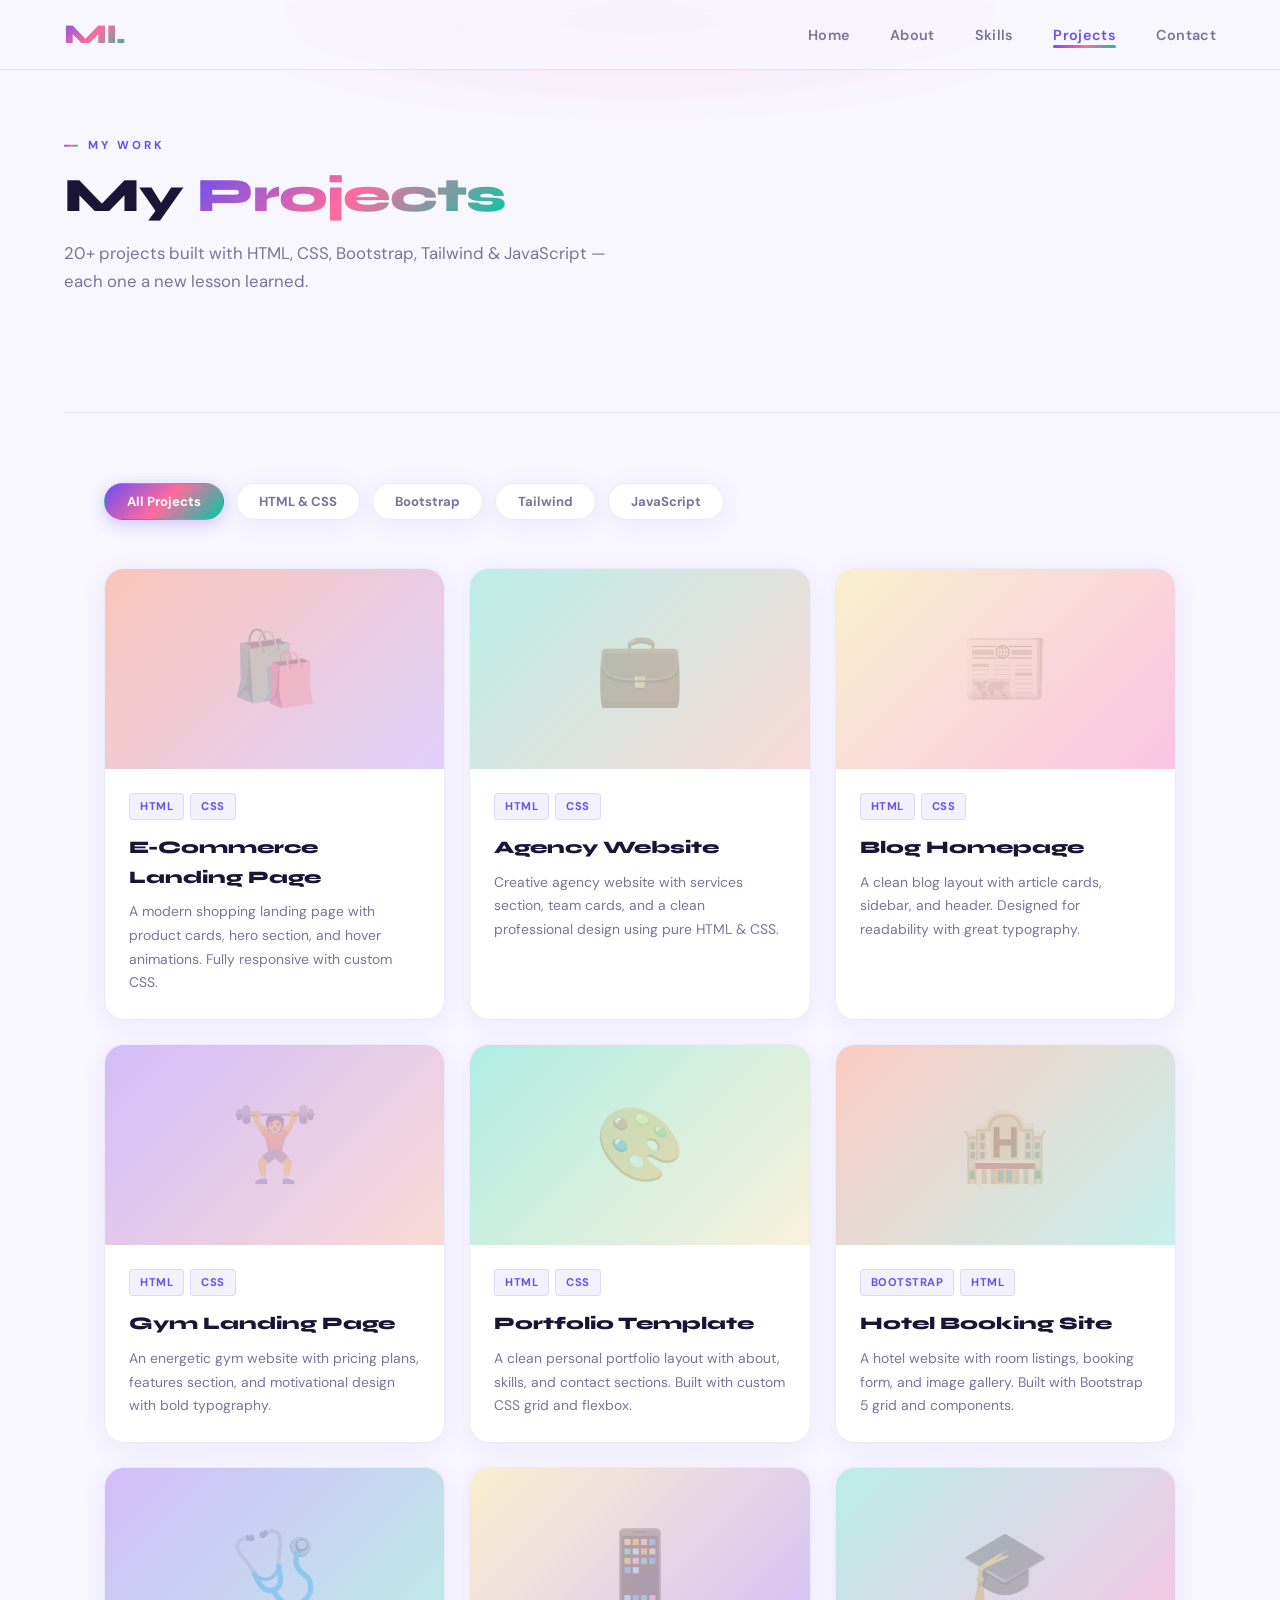
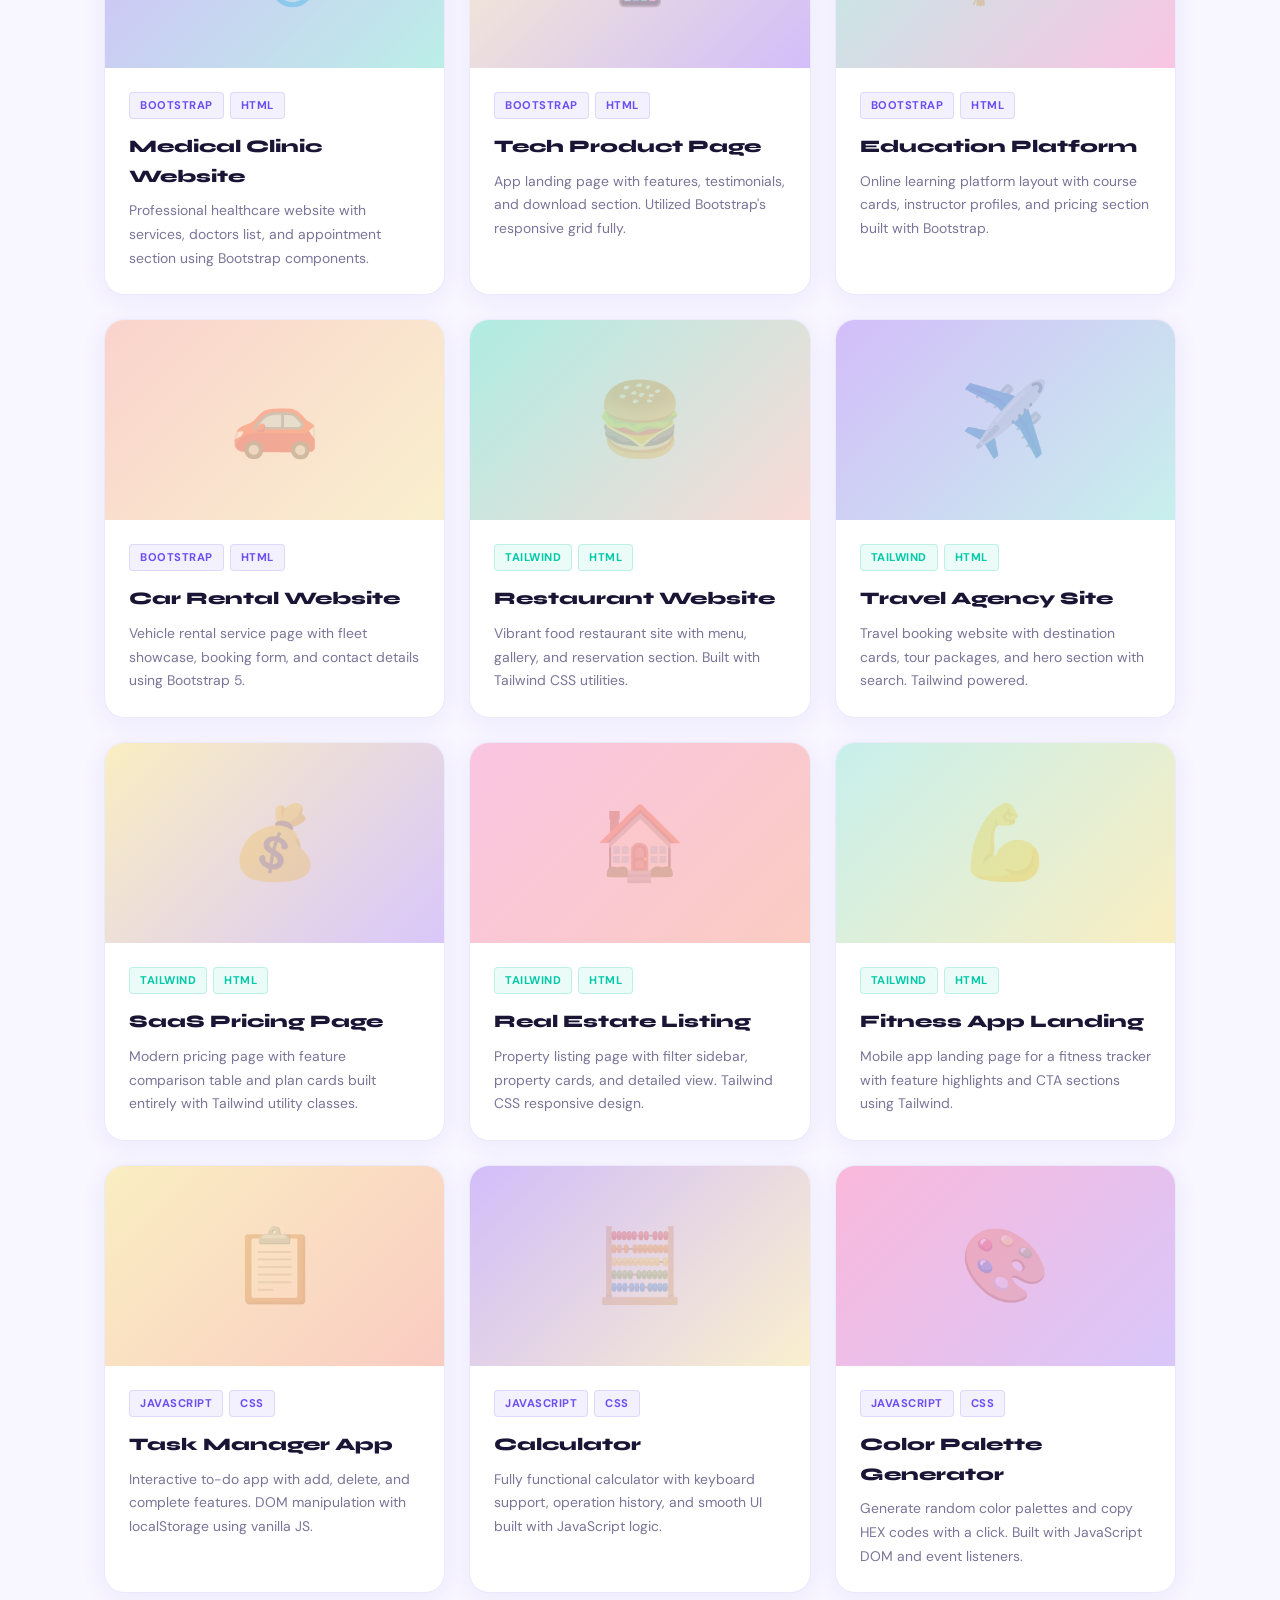
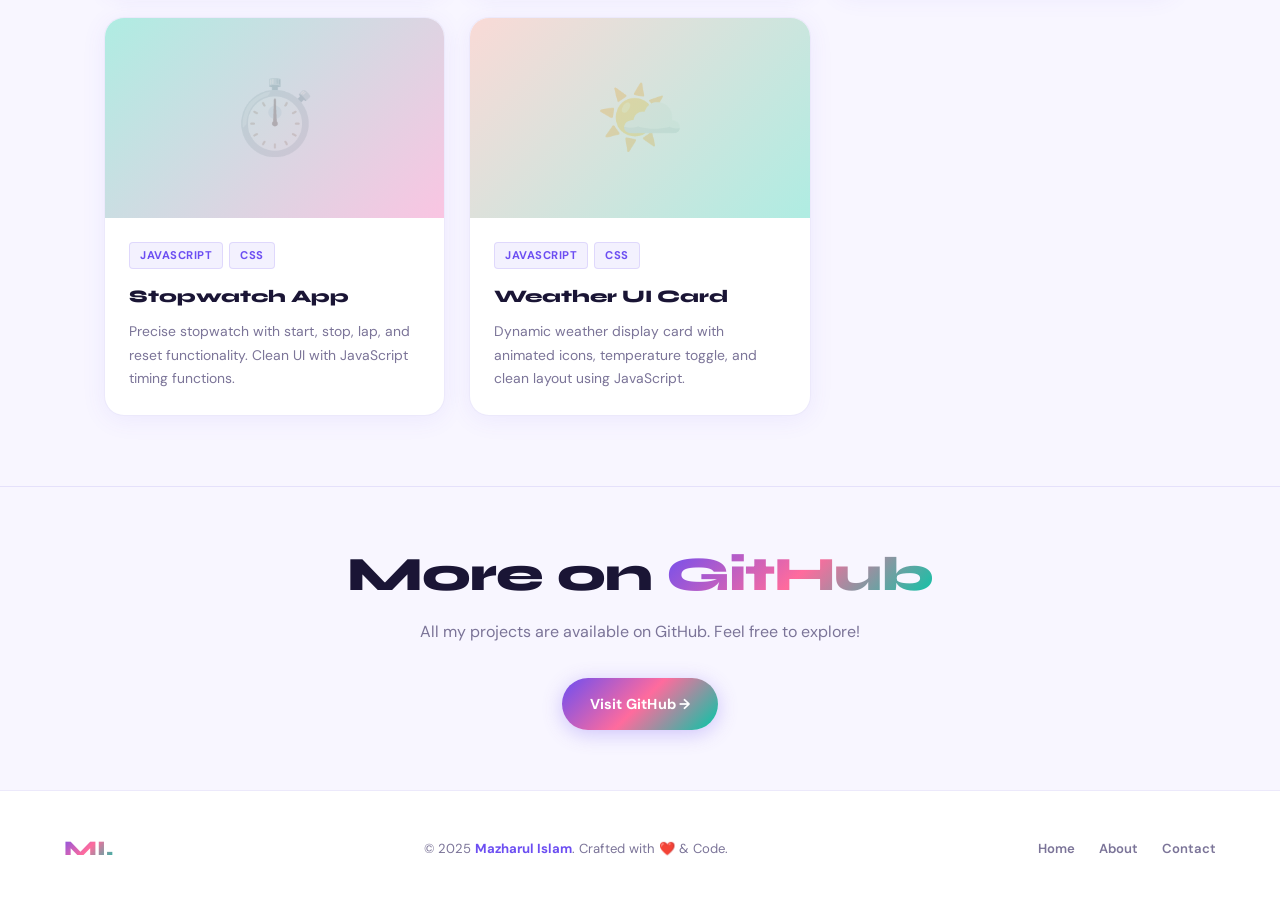
<file: pages/projects.html>
<!DOCTYPE html>
<html lang="en">

<head>
  <meta charset="UTF-8" />
  <meta name="viewport" content="width=device-width, initial-scale=1.0" />
  <title>Projects — Mazharul Islam</title>
  <link rel="stylesheet" href="../css/style.css" />
  <link rel="stylesheet" href="../css/responsive.css" />
</head>

<body>

  <nav class="navbar">
    <a href="../index.html" class="nav-logo">MI.</a>
    <ul class="nav-links">
      <li><a href="../index.html">Home</a></li>
      <li><a href="about.html">About</a></li>
      <li><a href="skills.html">Skills</a></li>
      <li><a href="projects.html">Projects</a></li>
      <li><a href="contact.html">Contact</a></li>
    </ul>
    <button class="hamburger" aria-label="Menu">
      <span></span><span></span><span></span>
    </button>
  </nav>

  <!-- Page Hero -->
  <div
    style="padding: 130px 5% 60px; background: radial-gradient(ellipse 60% 50% at 50% 0%, rgba(255,0,110,0.08) 0%, transparent 60%);">
    <div style="max-width:1200px; margin:0 auto;">
      <span class="section-tag">My Work</span>
      <h1 class="section-title">My <span>Projects</span></h1>
      <p class="section-desc">20+ projects built with HTML, CSS, Bootstrap, Tailwind & JavaScript — each one a new
        lesson learned.</p>
    </div>
  </div>

  <div class="section-divider" style="margin:0 5%;"></div>

  <!-- Projects -->
  <div style="padding:70px 5%; max-width:1200px; margin:0 auto;">

    <!-- Filter Buttons -->
    <div class="projects-filter reveal">
      <button class="filter-btn active" data-filter="all">All Projects</button>
      <button class="filter-btn" data-filter="html-css">HTML & CSS</button>
      <button class="filter-btn" data-filter="bootstrap">Bootstrap</button>
      <button class="filter-btn" data-filter="tailwind">Tailwind</button>
      <button class="filter-btn" data-filter="javascript">JavaScript</button>
    </div>

    <div class="projects-grid">

      <!-- HTML & CSS Projects (5) -->
      <div class="project-card reveal" data-category="html-css">
        <div class="project-thumb">
          <div class="project-thumb-bg">🛍️</div>
          <div class="project-thumb-gradient"
            style="background:linear-gradient(135deg,rgba(255,107,53,0.35),rgba(124,58,237,0.2));"></div>
          <div class="project-links-overlay">
            <a href="https://github.com/mazharuldmweb" target="_blank" class="project-link-btn">GitHub →</a>
          </div>
        </div>
        <div class="project-body">
          <div class="project-tags"><span class="project-tag">HTML</span><span class="project-tag">CSS</span></div>
          <h3 class="project-title">E-Commerce Landing Page</h3>
          <p class="project-desc">A modern shopping landing page with product cards, hero section, and hover animations.
            Fully responsive with custom CSS.</p>
        </div>
      </div>

      <div class="project-card reveal delay-1" data-category="html-css">
        <div class="project-thumb">
          <div class="project-thumb-bg">💼</div>
          <div class="project-thumb-gradient"
            style="background:linear-gradient(135deg,rgba(6,214,160,0.25),rgba(255,107,53,0.2));"></div>
          <div class="project-links-overlay">
            <a href="https://github.com/mazharuldmweb" target="_blank" class="project-link-btn">GitHub →</a>
          </div>
        </div>
        <div class="project-body">
          <div class="project-tags"><span class="project-tag">HTML</span><span class="project-tag">CSS</span></div>
          <h3 class="project-title">Agency Website</h3>
          <p class="project-desc">Creative agency website with services section, team cards, and a clean professional
            design using pure HTML & CSS.</p>
        </div>
      </div>

      <div class="project-card reveal delay-2" data-category="html-css">
        <div class="project-thumb">
          <div class="project-thumb-bg">📰</div>
          <div class="project-thumb-gradient"
            style="background:linear-gradient(135deg,rgba(255,214,10,0.2),rgba(255,0,110,0.2));"></div>
          <div class="project-links-overlay">
            <a href="https://github.com/mazharuldmweb" target="_blank" class="project-link-btn">GitHub →</a>
          </div>
        </div>
        <div class="project-body">
          <div class="project-tags"><span class="project-tag">HTML</span><span class="project-tag">CSS</span></div>
          <h3 class="project-title">Blog Homepage</h3>
          <p class="project-desc">A clean blog layout with article cards, sidebar, and header. Designed for readability
            with great typography.</p>
        </div>
      </div>

      <div class="project-card reveal" data-category="html-css">
        <div class="project-thumb">
          <div class="project-thumb-bg">🏋️</div>
          <div class="project-thumb-gradient"
            style="background:linear-gradient(135deg,rgba(124,58,237,0.3),rgba(255,107,53,0.2));"></div>
          <div class="project-links-overlay">
            <a href="https://github.com/mazharuldmweb" target="_blank" class="project-link-btn">GitHub →</a>
          </div>
        </div>
        <div class="project-body">
          <div class="project-tags"><span class="project-tag">HTML</span><span class="project-tag">CSS</span></div>
          <h3 class="project-title">Gym Landing Page</h3>
          <p class="project-desc">An energetic gym website with pricing plans, features section, and motivational design
            with bold typography.</p>
        </div>
      </div>

      <div class="project-card reveal delay-1" data-category="html-css">
        <div class="project-thumb">
          <div class="project-thumb-bg">🎨</div>
          <div class="project-thumb-gradient"
            style="background:linear-gradient(135deg,rgba(6,214,160,0.3),rgba(255,214,10,0.15));"></div>
          <div class="project-links-overlay">
            <a href="https://github.com/mazharuldmweb" target="_blank" class="project-link-btn">GitHub →</a>
          </div>
        </div>
        <div class="project-body">
          <div class="project-tags"><span class="project-tag">HTML</span><span class="project-tag">CSS</span></div>
          <h3 class="project-title">Portfolio Template</h3>
          <p class="project-desc">A clean personal portfolio layout with about, skills, and contact sections. Built with
            custom CSS grid and flexbox.</p>
        </div>
      </div>

      <!-- Bootstrap Projects (5) -->
      <div class="project-card reveal delay-2" data-category="bootstrap">
        <div class="project-thumb">
          <div class="project-thumb-bg">🏨</div>
          <div class="project-thumb-gradient"
            style="background:linear-gradient(135deg,rgba(255,107,53,0.3),rgba(6,214,160,0.2));"></div>
          <div class="project-links-overlay">
            <a href="https://github.com/mazharuldmweb" target="_blank" class="project-link-btn">GitHub →</a>
          </div>
        </div>
        <div class="project-body">
          <div class="project-tags"><span class="project-tag purple">Bootstrap</span><span
              class="project-tag">HTML</span></div>
          <h3 class="project-title">Hotel Booking Site</h3>
          <p class="project-desc">A hotel website with room listings, booking form, and image gallery. Built with
            Bootstrap 5 grid and components.</p>
        </div>
      </div>

      <div class="project-card reveal" data-category="bootstrap">
        <div class="project-thumb">
          <div class="project-thumb-bg">🩺</div>
          <div class="project-thumb-gradient"
            style="background:linear-gradient(135deg,rgba(124,58,237,0.3),rgba(6,214,160,0.25));"></div>
          <div class="project-links-overlay">
            <a href="https://github.com/mazharuldmweb" target="_blank" class="project-link-btn">GitHub →</a>
          </div>
        </div>
        <div class="project-body">
          <div class="project-tags"><span class="project-tag purple">Bootstrap</span><span
              class="project-tag">HTML</span></div>
          <h3 class="project-title">Medical Clinic Website</h3>
          <p class="project-desc">Professional healthcare website with services, doctors list, and appointment section
            using Bootstrap components.</p>
        </div>
      </div>

      <div class="project-card reveal delay-1" data-category="bootstrap">
        <div class="project-thumb">
          <div class="project-thumb-bg">📱</div>
          <div class="project-thumb-gradient"
            style="background:linear-gradient(135deg,rgba(255,214,10,0.2),rgba(124,58,237,0.3));"></div>
          <div class="project-links-overlay">
            <a href="https://github.com/mazharuldmweb" target="_blank" class="project-link-btn">GitHub →</a>
          </div>
        </div>
        <div class="project-body">
          <div class="project-tags"><span class="project-tag purple">Bootstrap</span><span
              class="project-tag">HTML</span></div>
          <h3 class="project-title">Tech Product Page</h3>
          <p class="project-desc">App landing page with features, testimonials, and download section. Utilized
            Bootstrap's responsive grid fully.</p>
        </div>
      </div>

      <div class="project-card reveal delay-2" data-category="bootstrap">
        <div class="project-thumb">
          <div class="project-thumb-bg">🎓</div>
          <div class="project-thumb-gradient"
            style="background:linear-gradient(135deg,rgba(6,214,160,0.25),rgba(255,0,110,0.2));"></div>
          <div class="project-links-overlay">
            <a href="https://github.com/mazharuldmweb" target="_blank" class="project-link-btn">GitHub →</a>
          </div>
        </div>
        <div class="project-body">
          <div class="project-tags"><span class="project-tag purple">Bootstrap</span><span
              class="project-tag">HTML</span></div>
          <h3 class="project-title">Education Platform</h3>
          <p class="project-desc">Online learning platform layout with course cards, instructor profiles, and pricing
            section built with Bootstrap.</p>
        </div>
      </div>

      <div class="project-card reveal" data-category="bootstrap">
        <div class="project-thumb">
          <div class="project-thumb-bg">🚗</div>
          <div class="project-thumb-gradient"
            style="background:linear-gradient(135deg,rgba(255,107,53,0.25),rgba(255,214,10,0.2));"></div>
          <div class="project-links-overlay">
            <a href="https://github.com/mazharuldmweb" target="_blank" class="project-link-btn">GitHub →</a>
          </div>
        </div>
        <div class="project-body">
          <div class="project-tags"><span class="project-tag purple">Bootstrap</span><span
              class="project-tag">HTML</span></div>
          <h3 class="project-title">Car Rental Website</h3>
          <p class="project-desc">Vehicle rental service page with fleet showcase, booking form, and contact details
            using Bootstrap 5.</p>
        </div>
      </div>

      <!-- Tailwind Projects (5) -->
      <div class="project-card reveal delay-1" data-category="tailwind">
        <div class="project-thumb">
          <div class="project-thumb-bg">🍔</div>
          <div class="project-thumb-gradient"
            style="background:linear-gradient(135deg,rgba(6,214,160,0.3),rgba(255,107,53,0.2));"></div>
          <div class="project-links-overlay">
            <a href="https://github.com/mazharuldmweb" target="_blank" class="project-link-btn">GitHub →</a>
          </div>
        </div>
        <div class="project-body">
          <div class="project-tags"><span class="project-tag green">Tailwind</span><span
              class="project-tag green">HTML</span></div>
          <h3 class="project-title">Restaurant Website</h3>
          <p class="project-desc">Vibrant food restaurant site with menu, gallery, and reservation section. Built with
            Tailwind CSS utilities.</p>
        </div>
      </div>

      <div class="project-card reveal delay-2" data-category="tailwind">
        <div class="project-thumb">
          <div class="project-thumb-bg">✈️</div>
          <div class="project-thumb-gradient"
            style="background:linear-gradient(135deg,rgba(124,58,237,0.3),rgba(6,214,160,0.2));"></div>
          <div class="project-links-overlay">
            <a href="https://github.com/mazharuldmweb" target="_blank" class="project-link-btn">GitHub →</a>
          </div>
        </div>
        <div class="project-body">
          <div class="project-tags"><span class="project-tag green">Tailwind</span><span
              class="project-tag green">HTML</span></div>
          <h3 class="project-title">Travel Agency Site</h3>
          <p class="project-desc">Travel booking website with destination cards, tour packages, and hero section with
            search. Tailwind powered.</p>
        </div>
      </div>

      <div class="project-card reveal" data-category="tailwind">
        <div class="project-thumb">
          <div class="project-thumb-bg">💰</div>
          <div class="project-thumb-gradient"
            style="background:linear-gradient(135deg,rgba(255,214,10,0.25),rgba(124,58,237,0.25));"></div>
          <div class="project-links-overlay">
            <a href="https://github.com/mazharuldmweb" target="_blank" class="project-link-btn">GitHub →</a>
          </div>
        </div>
        <div class="project-body">
          <div class="project-tags"><span class="project-tag green">Tailwind</span><span
              class="project-tag green">HTML</span></div>
          <h3 class="project-title">SaaS Pricing Page</h3>
          <p class="project-desc">Modern pricing page with feature comparison table and plan cards built entirely with
            Tailwind utility classes.</p>
        </div>
      </div>

      <div class="project-card reveal delay-1" data-category="tailwind">
        <div class="project-thumb">
          <div class="project-thumb-bg">🏠</div>
          <div class="project-thumb-gradient"
            style="background:linear-gradient(135deg,rgba(255,0,110,0.2),rgba(255,107,53,0.3));"></div>
          <div class="project-links-overlay">
            <a href="https://github.com/mazharuldmweb" target="_blank" class="project-link-btn">GitHub →</a>
          </div>
        </div>
        <div class="project-body">
          <div class="project-tags"><span class="project-tag green">Tailwind</span><span
              class="project-tag green">HTML</span></div>
          <h3 class="project-title">Real Estate Listing</h3>
          <p class="project-desc">Property listing page with filter sidebar, property cards, and detailed view. Tailwind
            CSS responsive design.</p>
        </div>
      </div>

      <div class="project-card reveal delay-2" data-category="tailwind">
        <div class="project-thumb">
          <div class="project-thumb-bg">💪</div>
          <div class="project-thumb-gradient"
            style="background:linear-gradient(135deg,rgba(6,214,160,0.2),rgba(255,214,10,0.25));"></div>
          <div class="project-links-overlay">
            <a href="https://github.com/mazharuldmweb" target="_blank" class="project-link-btn">GitHub →</a>
          </div>
        </div>
        <div class="project-body">
          <div class="project-tags"><span class="project-tag green">Tailwind</span><span
              class="project-tag green">HTML</span></div>
          <h3 class="project-title">Fitness App Landing</h3>
          <p class="project-desc">Mobile app landing page for a fitness tracker with feature highlights and CTA sections
            using Tailwind.</p>
        </div>
      </div>

      <!-- JavaScript Projects (5) -->
      <div class="project-card reveal" data-category="javascript">
        <div class="project-thumb">
          <div class="project-thumb-bg">📋</div>
          <div class="project-thumb-gradient"
            style="background:linear-gradient(135deg,rgba(255,214,10,0.25),rgba(255,107,53,0.3));"></div>
          <div class="project-links-overlay">
            <a href="https://github.com/mazharuldmweb" target="_blank" class="project-link-btn">GitHub →</a>
          </div>
        </div>
        <div class="project-body">
          <div class="project-tags"><span class="project-tag purple">JavaScript</span><span
              class="project-tag">CSS</span></div>
          <h3 class="project-title">Task Manager App</h3>
          <p class="project-desc">Interactive to-do app with add, delete, and complete features. DOM manipulation with
            localStorage using vanilla JS.</p>
        </div>
      </div>

      <div class="project-card reveal delay-1" data-category="javascript">
        <div class="project-thumb">
          <div class="project-thumb-bg">🧮</div>
          <div class="project-thumb-gradient"
            style="background:linear-gradient(135deg,rgba(124,58,237,0.3),rgba(255,214,10,0.2));"></div>
          <div class="project-links-overlay">
            <a href="https://github.com/mazharuldmweb" target="_blank" class="project-link-btn">GitHub →</a>
          </div>
        </div>
        <div class="project-body">
          <div class="project-tags"><span class="project-tag purple">JavaScript</span><span
              class="project-tag">CSS</span></div>
          <h3 class="project-title">Calculator</h3>
          <p class="project-desc">Fully functional calculator with keyboard support, operation history, and smooth UI
            built with JavaScript logic.</p>
        </div>
      </div>

      <div class="project-card reveal delay-2" data-category="javascript">
        <div class="project-thumb">
          <div class="project-thumb-bg">🎨</div>
          <div class="project-thumb-gradient"
            style="background:linear-gradient(135deg,rgba(255,0,110,0.25),rgba(124,58,237,0.25));"></div>
          <div class="project-links-overlay">
            <a href="https://github.com/mazharuldmweb" target="_blank" class="project-link-btn">GitHub →</a>
          </div>
        </div>
        <div class="project-body">
          <div class="project-tags"><span class="project-tag purple">JavaScript</span><span
              class="project-tag">CSS</span></div>
          <h3 class="project-title">Color Palette Generator</h3>
          <p class="project-desc">Generate random color palettes and copy HEX codes with a click. Built with JavaScript
            DOM and event listeners.</p>
        </div>
      </div>

      <div class="project-card reveal" data-category="javascript">
        <div class="project-thumb">
          <div class="project-thumb-bg">⏱️</div>
          <div class="project-thumb-gradient"
            style="background:linear-gradient(135deg,rgba(6,214,160,0.3),rgba(255,0,110,0.2));"></div>
          <div class="project-links-overlay">
            <a href="https://github.com/mazharuldmweb" target="_blank" class="project-link-btn">GitHub →</a>
          </div>
        </div>
        <div class="project-body">
          <div class="project-tags"><span class="project-tag purple">JavaScript</span><span
              class="project-tag">CSS</span></div>
          <h3 class="project-title">Stopwatch App</h3>
          <p class="project-desc">Precise stopwatch with start, stop, lap, and reset functionality. Clean UI with
            JavaScript timing functions.</p>
        </div>
      </div>

      <div class="project-card reveal delay-1" data-category="javascript">
        <div class="project-thumb">
          <div class="project-thumb-bg">🌤️</div>
          <div class="project-thumb-gradient"
            style="background:linear-gradient(135deg,rgba(255,107,53,0.2),rgba(6,214,160,0.3));"></div>
          <div class="project-links-overlay">
            <a href="https://github.com/mazharuldmweb" target="_blank" class="project-link-btn">GitHub →</a>
          </div>
        </div>
        <div class="project-body">
          <div class="project-tags"><span class="project-tag purple">JavaScript</span><span
              class="project-tag">CSS</span></div>
          <h3 class="project-title">Weather UI Card</h3>
          <p class="project-desc">Dynamic weather display card with animated icons, temperature toggle, and clean layout
            using JavaScript.</p>
        </div>
      </div>

    </div>
  </div>

  <!-- CTA -->
  <div style="padding:60px 5%; text-align:center; border-top:1px solid var(--clr-border);">
    <h2 class="section-title reveal" style="margin-bottom:1rem;">More on <span>GitHub</span></h2>
    <p style="color:var(--clr-muted); margin-bottom:2rem;">All my projects are available on GitHub. Feel free to
      explore!</p>
    <a href="https://github.com/mazharuldmweb" target="_blank" class="btn btn-primary">Visit GitHub →</a>
  </div>

  <footer class="footer">
    <div class="footer-brand">MI.</div>
    <p class="footer-copy">© 2025 <span>Mazharul Islam</span>. Crafted with ❤️ & Code.</p>
    <div class="footer-links">
      <a href="../index.html">Home</a>
      <a href="about.html">About</a>
      <a href="contact.html">Contact</a>
    </div>
  </footer>

  <script src="../js/main.js"></script>
</body>

</html>
</file>
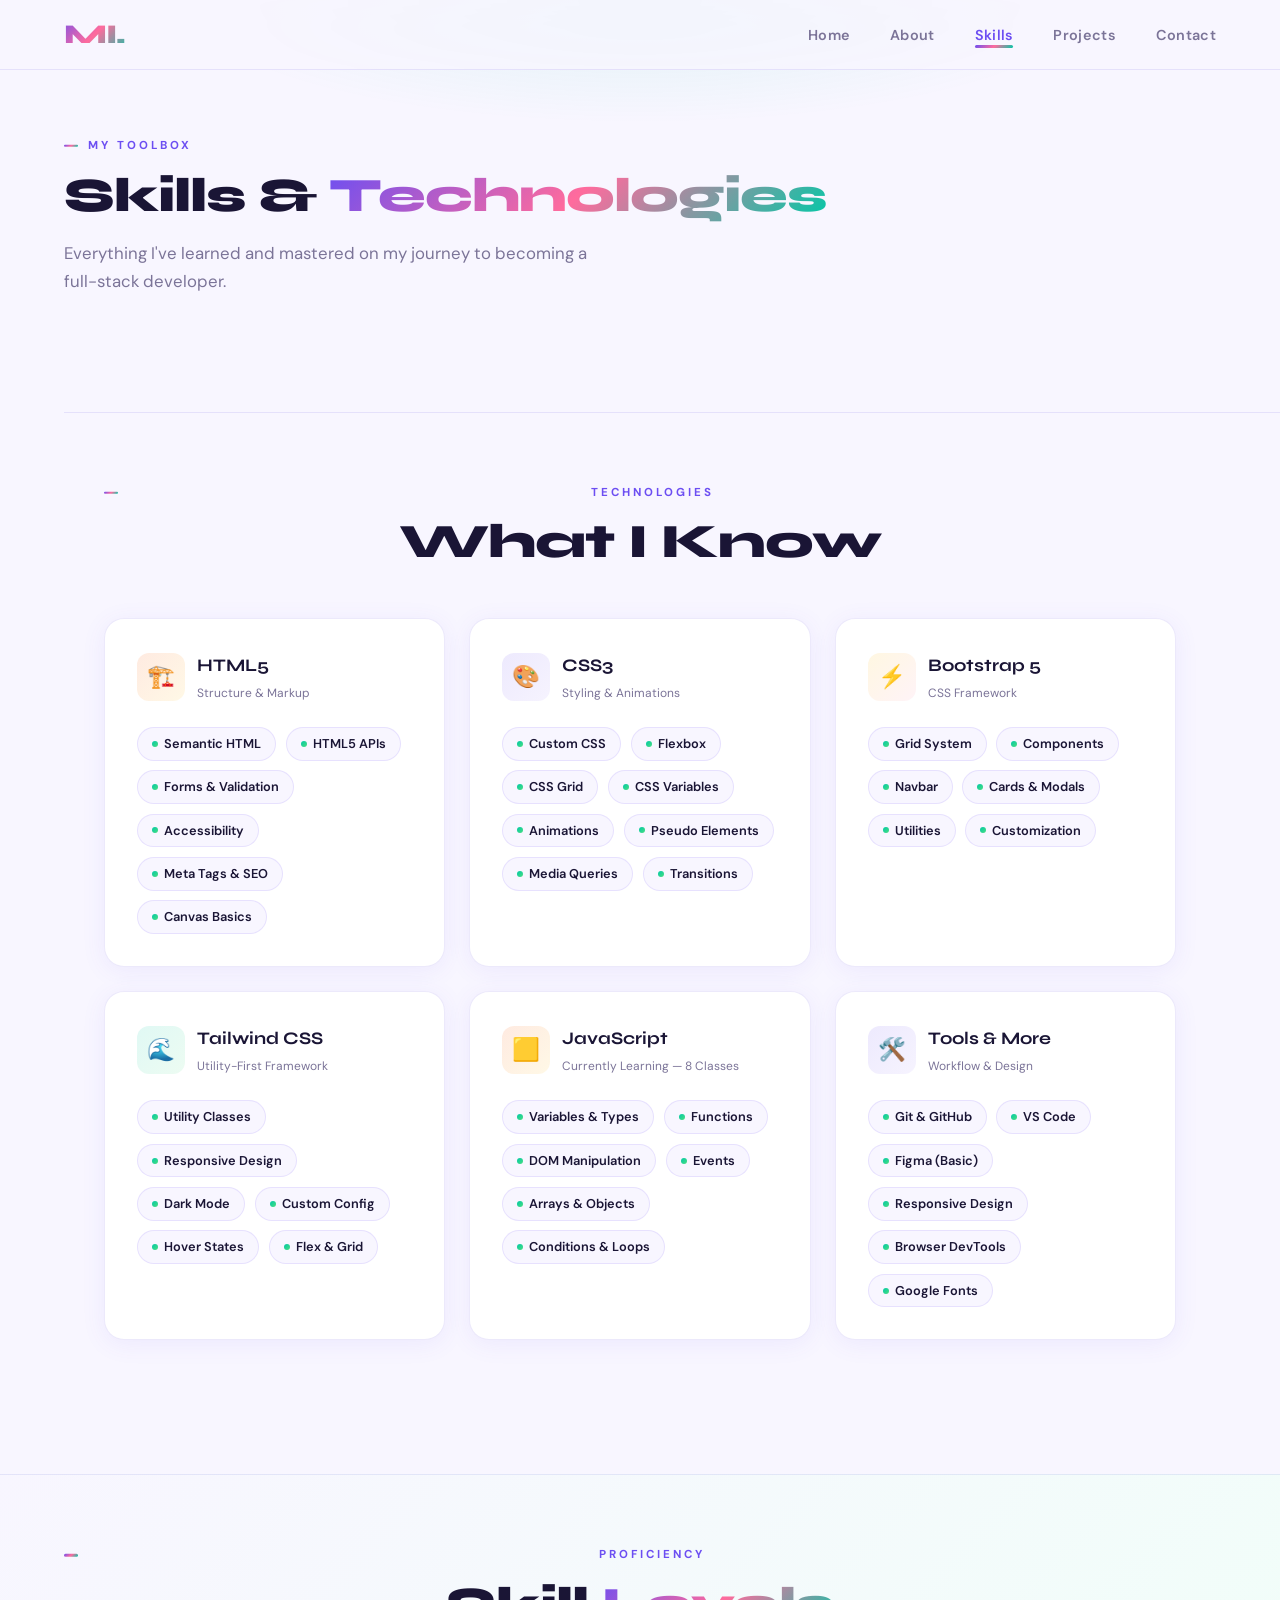
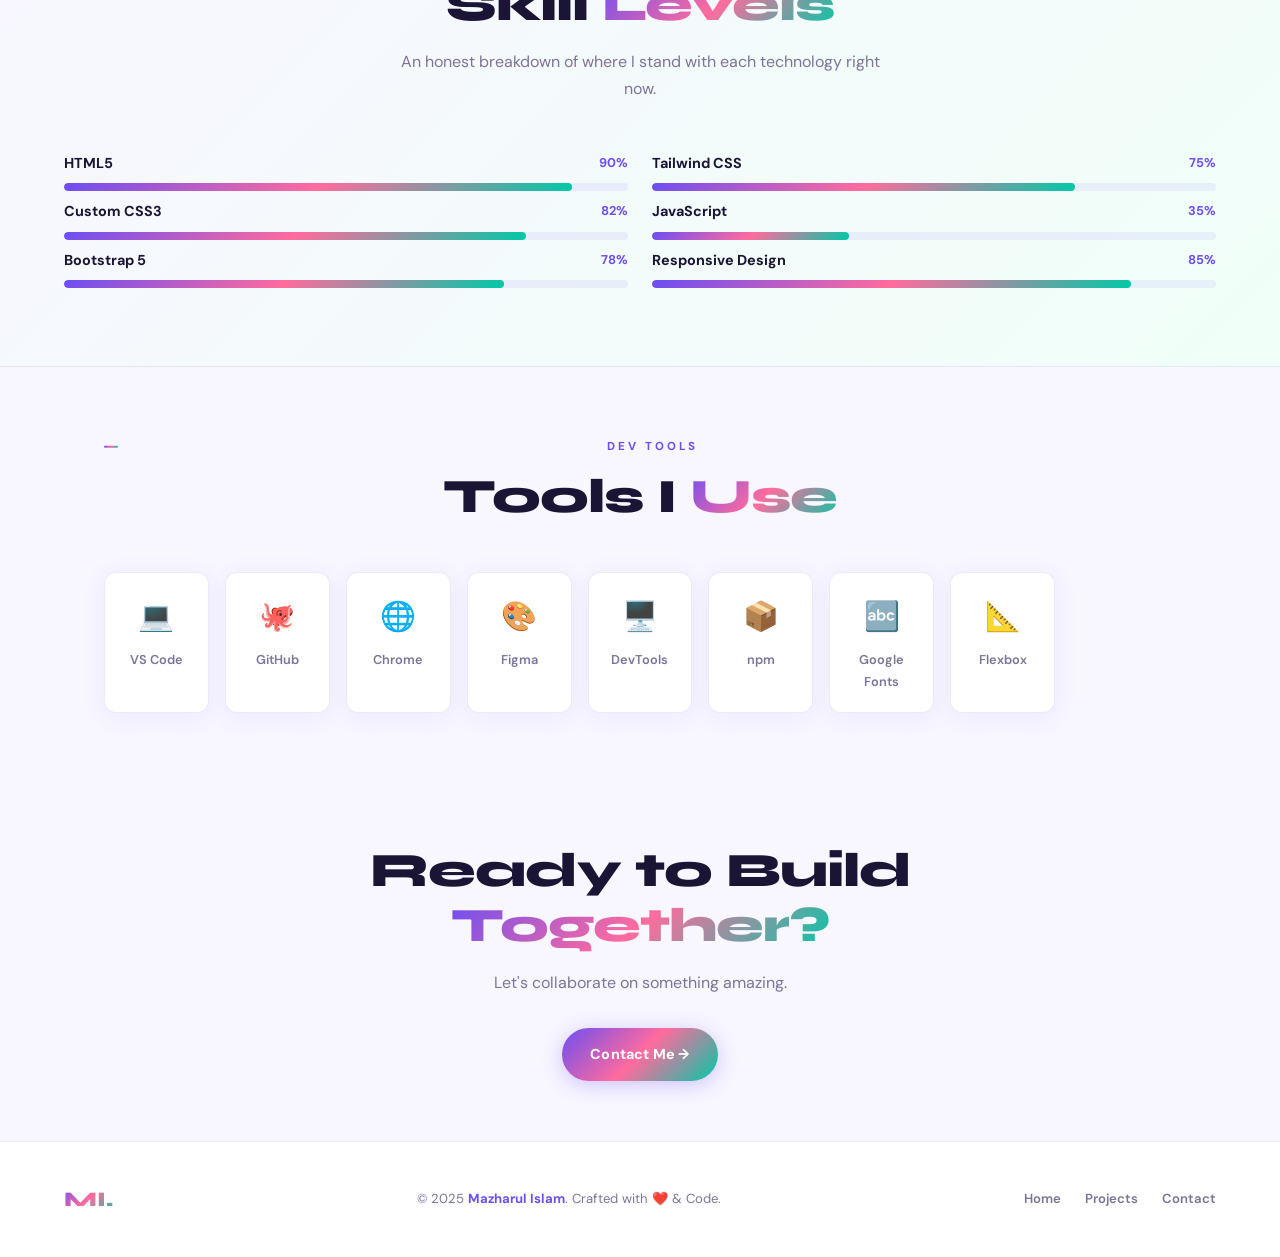
<file: pages/skills.html>
<!DOCTYPE html>
<html lang="en">

<head>
  <meta charset="UTF-8" />
  <meta name="viewport" content="width=device-width, initial-scale=1.0" />
  <title>Skills — Mazharul Islam</title>
  <link rel="stylesheet" href="../css/style.css" />
  <link rel="stylesheet" href="../css/responsive.css" />
</head>

<body>

  <nav class="navbar">
    <a href="../index.html" class="nav-logo">MI.</a>
    <ul class="nav-links">
      <li><a href="../index.html">Home</a></li>
      <li><a href="about.html">About</a></li>
      <li><a href="skills.html">Skills</a></li>
      <li><a href="projects.html">Projects</a></li>
      <li><a href="contact.html">Contact</a></li>
    </ul>
    <button class="hamburger" aria-label="Menu">
      <span></span><span></span><span></span>
    </button>
  </nav>

  <!-- Page Hero -->
  <div
    style="padding: 130px 5% 60px; background: radial-gradient(ellipse 60% 50% at 50% 0%, rgba(6,214,160,0.1) 0%, transparent 60%);">
    <div style="max-width:1200px; margin:0 auto;">
      <span class="section-tag">My Toolbox</span>
      <h1 class="section-title">Skills & <span>Technologies</span></h1>
      <p class="section-desc">Everything I've learned and mastered on my journey to becoming a full-stack developer.</p>
    </div>
  </div>

  <div class="section-divider" style="margin:0 5%;"></div>

  <!-- Skills Categories -->
  <div style="padding:70px 5%; max-width:1200px; margin:0 auto;">
    <div style="text-align:center; margin-bottom:3rem;">
      <span class="section-tag" style="display:block; text-align:center;">Technologies</span>
      <h2 class="section-title reveal" style="text-align:center;">What I Know</h2>
    </div>

    <div class="skills-grid">

      <div class="skill-category reveal">
        <div class="skill-cat-header">
          <div class="skill-cat-icon orange">🏗️</div>
          <div>
            <div class="skill-cat-name">HTML5</div>
            <div class="skill-cat-count">Structure & Markup</div>
          </div>
        </div>
        <div class="skill-items">
          <span class="skill-chip"><span class="chip-dot"></span>Semantic HTML</span>
          <span class="skill-chip"><span class="chip-dot"></span>HTML5 APIs</span>
          <span class="skill-chip"><span class="chip-dot"></span>Forms & Validation</span>
          <span class="skill-chip"><span class="chip-dot"></span>Accessibility</span>
          <span class="skill-chip"><span class="chip-dot"></span>Meta Tags & SEO</span>
          <span class="skill-chip"><span class="chip-dot"></span>Canvas Basics</span>
        </div>
      </div>

      <div class="skill-category reveal delay-1">
        <div class="skill-cat-header">
          <div class="skill-cat-icon purple">🎨</div>
          <div>
            <div class="skill-cat-name">CSS3</div>
            <div class="skill-cat-count">Styling & Animations</div>
          </div>
        </div>
        <div class="skill-items">
          <span class="skill-chip"><span class="chip-dot"></span>Custom CSS</span>
          <span class="skill-chip"><span class="chip-dot"></span>Flexbox</span>
          <span class="skill-chip"><span class="chip-dot"></span>CSS Grid</span>
          <span class="skill-chip"><span class="chip-dot"></span>CSS Variables</span>
          <span class="skill-chip"><span class="chip-dot"></span>Animations</span>
          <span class="skill-chip"><span class="chip-dot"></span>Pseudo Elements</span>
          <span class="skill-chip"><span class="chip-dot"></span>Media Queries</span>
          <span class="skill-chip"><span class="chip-dot"></span>Transitions</span>
        </div>
      </div>

      <div class="skill-category reveal delay-2">
        <div class="skill-cat-header">
          <div class="skill-cat-icon yellow">⚡</div>
          <div>
            <div class="skill-cat-name">Bootstrap 5</div>
            <div class="skill-cat-count">CSS Framework</div>
          </div>
        </div>
        <div class="skill-items">
          <span class="skill-chip"><span class="chip-dot"></span>Grid System</span>
          <span class="skill-chip"><span class="chip-dot"></span>Components</span>
          <span class="skill-chip"><span class="chip-dot"></span>Navbar</span>
          <span class="skill-chip"><span class="chip-dot"></span>Cards & Modals</span>
          <span class="skill-chip"><span class="chip-dot"></span>Utilities</span>
          <span class="skill-chip"><span class="chip-dot"></span>Customization</span>
        </div>
      </div>

      <div class="skill-category reveal">
        <div class="skill-cat-header">
          <div class="skill-cat-icon green">🌊</div>
          <div>
            <div class="skill-cat-name">Tailwind CSS</div>
            <div class="skill-cat-count">Utility-First Framework</div>
          </div>
        </div>
        <div class="skill-items">
          <span class="skill-chip"><span class="chip-dot"></span>Utility Classes</span>
          <span class="skill-chip"><span class="chip-dot"></span>Responsive Design</span>
          <span class="skill-chip"><span class="chip-dot"></span>Dark Mode</span>
          <span class="skill-chip"><span class="chip-dot"></span>Custom Config</span>
          <span class="skill-chip"><span class="chip-dot"></span>Hover States</span>
          <span class="skill-chip"><span class="chip-dot"></span>Flex & Grid</span>
        </div>
      </div>

      <div class="skill-category reveal delay-1">
        <div class="skill-cat-header">
          <div class="skill-cat-icon orange">🟨</div>
          <div>
            <div class="skill-cat-name">JavaScript</div>
            <div class="skill-cat-count">Currently Learning — 8 Classes</div>
          </div>
        </div>
        <div class="skill-items">
          <span class="skill-chip"><span class="chip-dot"></span>Variables & Types</span>
          <span class="skill-chip"><span class="chip-dot"></span>Functions</span>
          <span class="skill-chip"><span class="chip-dot"></span>DOM Manipulation</span>
          <span class="skill-chip"><span class="chip-dot"></span>Events</span>
          <span class="skill-chip"><span class="chip-dot"></span>Arrays & Objects</span>
          <span class="skill-chip"><span class="chip-dot"></span>Conditions & Loops</span>
        </div>
      </div>

      <div class="skill-category reveal delay-2">
        <div class="skill-cat-header">
          <div class="skill-cat-icon purple">🛠️</div>
          <div>
            <div class="skill-cat-name">Tools & More</div>
            <div class="skill-cat-count">Workflow & Design</div>
          </div>
        </div>
        <div class="skill-items">
          <span class="skill-chip"><span class="chip-dot"></span>Git & GitHub</span>
          <span class="skill-chip"><span class="chip-dot"></span>VS Code</span>
          <span class="skill-chip"><span class="chip-dot"></span>Figma (Basic)</span>
          <span class="skill-chip"><span class="chip-dot"></span>Responsive Design</span>
          <span class="skill-chip"><span class="chip-dot"></span>Browser DevTools</span>
          <span class="skill-chip"><span class="chip-dot"></span>Google Fonts</span>
        </div>
      </div>

    </div>
  </div>

  <!-- Progress Bars -->
  <div
    style="background: linear-gradient(135deg, #f8f6ff, #f0fff8); border-top:1.5px solid var(--clr-border); border-bottom:1.5px solid var(--clr-border); padding:70px 5%;">
    <div style="max-width:1200px; margin:0 auto;">
      <div style="text-align:center; margin-bottom:3rem;">
        <span class="section-tag" style="display:block; text-align:center;">Proficiency</span>
        <h2 class="section-title reveal" style="text-align:center;">Skill <span>Levels</span></h2>
        <p style="color:var(--clr-muted); text-align:center; max-width:500px; margin:0 auto;">
          An honest breakdown of where I stand with each technology right now.
        </p>
      </div>
      <div class="progress-grid reveal">
        <div>
          <div class="progress-item">
            <div class="progress-header"><span class="progress-name">HTML5</span><span class="progress-pct">90%</span>
            </div>
            <div class="progress-bar">
              <div class="progress-fill" data-width="90"></div>
            </div>
          </div>
          <div class="progress-item">
            <div class="progress-header"><span class="progress-name">Custom CSS3</span><span
                class="progress-pct">82%</span></div>
            <div class="progress-bar">
              <div class="progress-fill" data-width="82"></div>
            </div>
          </div>
          <div class="progress-item">
            <div class="progress-header"><span class="progress-name">Bootstrap 5</span><span
                class="progress-pct">78%</span></div>
            <div class="progress-bar">
              <div class="progress-fill" data-width="78"></div>
            </div>
          </div>
        </div>
        <div>
          <div class="progress-item">
            <div class="progress-header"><span class="progress-name">Tailwind CSS</span><span
                class="progress-pct">75%</span></div>
            <div class="progress-bar">
              <div class="progress-fill" data-width="75"></div>
            </div>
          </div>
          <div class="progress-item">
            <div class="progress-header"><span class="progress-name">JavaScript</span><span
                class="progress-pct">35%</span></div>
            <div class="progress-bar">
              <div class="progress-fill" data-width="35"></div>
            </div>
          </div>
          <div class="progress-item">
            <div class="progress-header"><span class="progress-name">Responsive Design</span><span
                class="progress-pct">85%</span></div>
            <div class="progress-bar">
              <div class="progress-fill" data-width="85"></div>
            </div>
          </div>
        </div>
      </div>
    </div>
  </div>

  <!-- Tools -->
  <div style="padding:70px 5%; max-width:1200px; margin:0 auto;">
    <div style="text-align:center; margin-bottom:3rem;">
      <span class="section-tag" style="display:block; text-align:center;">Dev Tools</span>
      <h2 class="section-title reveal" style="text-align:center;">Tools I <span>Use</span></h2>
    </div>
    <div class="tools-grid">
      <div class="tool-item reveal">
        <div class="tool-icon">💻</div>VS Code
      </div>
      <div class="tool-item reveal delay-1">
        <div class="tool-icon">🐙</div>GitHub
      </div>
      <div class="tool-item reveal delay-2">
        <div class="tool-icon">🌐</div>Chrome
      </div>
      <div class="tool-item reveal delay-3">
        <div class="tool-icon">🎨</div>Figma
      </div>
      <div class="tool-item reveal">
        <div class="tool-icon">🖥️</div>DevTools
      </div>
      <div class="tool-item reveal delay-1">
        <div class="tool-icon">📦</div>npm
      </div>
      <div class="tool-item reveal delay-2">
        <div class="tool-icon">🔤</div>Google Fonts
      </div>
      <div class="tool-item reveal delay-3">
        <div class="tool-icon">📐</div>Flexbox
      </div>
    </div>
  </div>

  <!-- CTA -->
  <div style="padding:60px 5%; text-align:center;">
    <div style="max-width:600px; margin:0 auto;">
      <h2 class="section-title reveal" style="margin-bottom:1rem;">Ready to Build <span>Together?</span></h2>
      <p style="color:var(--clr-muted); margin-bottom:2rem;">Let's collaborate on something amazing.</p>
      <a href="contact.html" class="btn btn-primary">Contact Me →</a>
    </div>
  </div>

  <footer class="footer">
    <div class="footer-brand">MI.</div>
    <p class="footer-copy">© 2025 <span>Mazharul Islam</span>. Crafted with ❤️ & Code.</p>
    <div class="footer-links">
      <a href="../index.html">Home</a>
      <a href="projects.html">Projects</a>
      <a href="contact.html">Contact</a>
    </div>
  </footer>

  <script src="../js/main.js"></script>
</body>

</html>
</file>
<file: css/style.css>
/* ============================================
   MAZHARUL ISLAM - PORTFOLIO
   style.css - Light Colorful Creative Theme
   ============================================ */

@import url('https://fonts.googleapis.com/css2?family=Syne:wght@400;600;700;800&family=DM+Sans:wght@300;400;500;600&display=swap');

:root {
  --clr-bg: #f8f6ff;
  --clr-surface: #ffffff;
  --clr-card: #ffffff;
  --clr-border: rgba(99, 79, 220, 0.12);

  --clr-primary: #6c4ef2;
  --clr-secondary: #ff6b9d;
  --clr-accent: #00c9a7;
  --clr-yellow: #ffbe0b;
  --clr-orange: #fb5607;
  --clr-blue: #3a86ff;

  --clr-text: #1a1535;
  --clr-muted: #7b7498;

  --grad-hero: linear-gradient(135deg, #6c4ef2 0%, #ff6b9d 50%, #00c9a7 100%);
  --grad-card: linear-gradient(145deg, #ffffff, #f8f6ff);
  --grad-purple: linear-gradient(135deg, #6c4ef2, #a78bfa);
  --grad-pink: linear-gradient(135deg, #ff6b9d, #ffa8c5);
  --grad-green: linear-gradient(135deg, #00c9a7, #4ade80);
  --grad-orange: linear-gradient(135deg, #fb5607, #ffbe0b);
  --grad-blue: linear-gradient(135deg, #3a86ff, #60a5fa);

  --font-display: 'Syne', sans-serif;
  --font-body: 'DM Sans', sans-serif;

  --radius: 20px;
  --radius-sm: 12px;
  --shadow: 0 8px 40px rgba(108, 78, 242, 0.12);
  --shadow-card: 0 4px 24px rgba(108, 78, 242, 0.08);
  --nav-h: 70px;
  --transition: all 0.35s cubic-bezier(0.4, 0, 0.2, 1);
}

*,
*::before,
*::after {
  box-sizing: border-box;
  margin: 0;
  padding: 0;
}

html {
  scroll-behavior: smooth;
  font-size: 16px;
}

body {
  font-family: var(--font-body);
  background: var(--clr-bg);
  color: var(--clr-text);
  line-height: 1.7;
  overflow-x: hidden;
}

a {
  text-decoration: none;
  color: inherit;
}

ul {
  list-style: none;
}

img {
  max-width: 100%;
  display: block;
}

button {
  cursor: pointer;
  border: none;
  outline: none;
  font-family: var(--font-body);
}

/* ============================================
   NAVBAR
   ============================================ */
.navbar {
  position: fixed;
  top: 0;
  left: 0;
  right: 0;
  height: var(--nav-h);
  display: flex;
  align-items: center;
  justify-content: space-between;
  padding: 0 5%;
  z-index: 1000;
  background: rgba(248, 246, 255, 0.85);
  backdrop-filter: blur(20px);
  border-bottom: 1px solid var(--clr-border);
  transition: var(--transition);
}

.navbar.scrolled {
  background: rgba(255, 255, 255, 0.97);
  box-shadow: 0 4px 30px rgba(108, 78, 242, 0.1);
}

.nav-logo {
  font-family: var(--font-display);
  font-size: 1.7rem;
  font-weight: 800;
  background: var(--grad-hero);
  -webkit-background-clip: text;
  -webkit-text-fill-color: transparent;
  background-clip: text;
  letter-spacing: -1px;
}

.nav-links {
  display: flex;
  gap: 2.5rem;
  align-items: center;
}

.nav-links a {
  font-size: 0.9rem;
  font-weight: 600;
  color: var(--clr-muted);
  letter-spacing: 0.3px;
  position: relative;
  transition: var(--transition);
}

.nav-links a::after {
  content: '';
  position: absolute;
  bottom: -4px;
  left: 0;
  width: 0;
  height: 2.5px;
  background: var(--grad-hero);
  border-radius: 2px;
  transition: var(--transition);
}

.nav-links a:hover,
.nav-links a.active {
  color: var(--clr-primary);
}

.nav-links a:hover::after,
.nav-links a.active::after {
  width: 100%;
}

.hamburger {
  display: none;
  flex-direction: column;
  gap: 5px;
  background: none;
  padding: 5px;
}

.hamburger span {
  display: block;
  width: 25px;
  height: 2.5px;
  background: var(--clr-text);
  border-radius: 2px;
  transition: var(--transition);
}

.hamburger.open span:nth-child(1) {
  transform: translateY(7.5px) rotate(45deg);
}

.hamburger.open span:nth-child(2) {
  opacity: 0;
}

.hamburger.open span:nth-child(3) {
  transform: translateY(-7.5px) rotate(-45deg);
}

/* ============================================
   HERO
   ============================================ */
.hero {
  min-height: 100vh;
  padding-top: var(--nav-h);
  display: flex;
  align-items: center;
  position: relative;
  overflow: hidden;
  background: linear-gradient(160deg, #f8f6ff 0%, #fff0f8 40%, #f0fff8 100%);
}

.hero-bg {
  position: absolute;
  inset: 0;
  background:
    radial-gradient(ellipse 50% 50% at 80% 20%, rgba(108, 78, 242, 0.08) 0%, transparent 60%),
    radial-gradient(ellipse 40% 40% at 10% 80%, rgba(255, 107, 157, 0.07) 0%, transparent 50%),
    radial-gradient(ellipse 35% 35% at 50% 50%, rgba(0, 201, 167, 0.05) 0%, transparent 50%);
  z-index: 0;
}

/* Decorative blobs */
.hero-blob {
  position: absolute;
  border-radius: 50%;
  filter: blur(60px);
  pointer-events: none;
  animation: floatBlob 10s ease-in-out infinite;
}

.hero-blob-1 {
  width: 350px;
  height: 350px;
  background: rgba(108, 78, 242, 0.12);
  top: 5%;
  right: 0%;
  animation-delay: 0s;
}

.hero-blob-2 {
  width: 280px;
  height: 280px;
  background: rgba(255, 107, 157, 0.1);
  bottom: 5%;
  left: 0%;
  animation-delay: -4s;
}

.hero-blob-3 {
  width: 200px;
  height: 200px;
  background: rgba(0, 201, 167, 0.1);
  top: 40%;
  right: 30%;
  animation-delay: -7s;
}

.hero-blob-4 {
  width: 150px;
  height: 150px;
  background: rgba(255, 190, 11, 0.12);
  top: 15%;
  left: 20%;
  animation-delay: -2s;
}

@keyframes floatBlob {

  0%,
  100% {
    transform: translate(0, 0) scale(1);
  }

  33% {
    transform: translate(20px, -15px) scale(1.04);
  }

  66% {
    transform: translate(-15px, 10px) scale(0.96);
  }
}

/* Decorative dots grid */
.hero::after {
  content: '';
  position: absolute;
  top: 0;
  right: 0;
  width: 50%;
  height: 100%;
  background-image: radial-gradient(circle, rgba(108, 78, 242, 0.1) 1px, transparent 1px);
  background-size: 28px 28px;
  z-index: 0;
  pointer-events: none;
}

.hero-inner {
  position: relative;
  z-index: 1;
  width: 90%;
  max-width: 1200px;
  margin: 0 auto;
  display: grid;
  grid-template-columns: 1fr 1fr;
  gap: 4rem;
  align-items: center;
  padding: 4rem 0;
}

.hero-content {
  order: 1;
}

.hero-visual {
  order: 2;
}

.hero-badge {
  display: inline-flex;
  align-items: center;
  gap: 8px;
  background: rgba(108, 78, 242, 0.08);
  border: 1.5px solid rgba(108, 78, 242, 0.2);
  border-radius: 50px;
  padding: 7px 18px;
  font-size: 0.8rem;
  font-weight: 700;
  color: var(--clr-primary);
  text-transform: uppercase;
  letter-spacing: 1px;
  margin-bottom: 1.5rem;
  animation: fadeUp 0.6s ease both;
}

.hero-badge .dot {
  width: 7px;
  height: 7px;
  background: var(--clr-accent);
  border-radius: 50%;
  animation: pulse 2s infinite;
}

@keyframes pulse {

  0%,
  100% {
    opacity: 1;
    transform: scale(1);
    box-shadow: 0 0 0 0 rgba(0, 201, 167, 0.4);
  }

  50% {
    opacity: 0.8;
    transform: scale(1.3);
    box-shadow: 0 0 0 6px rgba(0, 201, 167, 0);
  }
}

.hero-title {
  font-family: var(--font-display);
  font-size: clamp(2.8rem, 5vw, 5rem);
  font-weight: 800;
  line-height: 1.05;
  letter-spacing: -2px;
  margin-bottom: 1rem;
  color: var(--clr-text);
  animation: fadeUp 0.6s 0.1s ease both;
}

.hero-title .line {
  display: block;
}

.hero-title .gradient-text {
  background: var(--grad-hero);
  -webkit-background-clip: text;
  -webkit-text-fill-color: transparent;
  background-clip: text;
}

.hero-subtitle {
  font-size: 1.1rem;
  color: var(--clr-muted);
  max-width: 460px;
  margin-bottom: 2.5rem;
  animation: fadeUp 0.6s 0.2s ease both;
  line-height: 1.8;
}

.hero-subtitle strong {
  color: var(--clr-primary);
}

.hero-btns {
  display: flex;
  gap: 1rem;
  flex-wrap: wrap;
  margin-bottom: 3rem;
  animation: fadeUp 0.6s 0.3s ease both;
}

.hero-stats {
  display: flex;
  gap: 2rem;
  animation: fadeUp 0.6s 0.4s ease both;
}

.stat-item {
  text-align: left;
}

.stat-num {
  font-family: var(--font-display);
  font-size: 2rem;
  font-weight: 800;
  background: var(--grad-hero);
  -webkit-background-clip: text;
  -webkit-text-fill-color: transparent;
  background-clip: text;
}

.stat-label {
  font-size: 0.78rem;
  color: var(--clr-muted);
  text-transform: uppercase;
  letter-spacing: 1px;
  font-weight: 600;
}

/* Hero Photo */
.hero-photo-wrap {
  position: relative;
  display: flex;
  justify-content: center;
  animation: fadeUp 0.8s 0.3s ease both;
}

.hero-photo-ring {
  position: absolute;
  width: 110%;
  height: 110%;
  border-radius: 50%;
  border: 2px dashed rgba(108, 78, 242, 0.25);
  animation: spinRing 20s linear infinite;
  top: -5%;
  left: -5%;
}

.hero-photo-ring-2 {
  position: absolute;
  width: 120%;
  height: 120%;
  border-radius: 50%;
  border: 1.5px dashed rgba(255, 107, 157, 0.2);
  animation: spinRing 30s linear infinite reverse;
  top: -10%;
  left: -10%;
}

@keyframes spinRing {
  from {
    transform: rotate(0deg);
  }

  to {
    transform: rotate(360deg);
  }
}

.hero-photo-bg {
  width: 320px;
  height: 320px;
  border-radius: 50%;
  background: var(--grad-hero);
  padding: 4px;
  position: relative;
  box-shadow: 0 20px 60px rgba(108, 78, 242, 0.25), 0 0 0 12px rgba(108, 78, 242, 0.06);
}

.hero-photo-inner {
  width: 100%;
  height: 100%;
  border-radius: 50%;
  background: #f8f6ff;
  display: flex;
  align-items: center;
  justify-content: center;
  overflow: hidden;
}

.hero-photo-inner img {
  width: 100%;
  height: 100%;
  object-fit: cover;
  object-position: center top;
  border-radius: 50%;
}

.hero-photo-placeholder {
  font-size: 5rem;
}

.hero-float-badge {
  position: absolute;
  background: #ffffff;
  border: 1.5px solid var(--clr-border);
  border-radius: var(--radius-sm);
  padding: 10px 16px;
  font-size: 0.8rem;
  font-weight: 600;
  display: flex;
  align-items: center;
  gap: 8px;
  box-shadow: 0 8px 30px rgba(108, 78, 242, 0.12);
  animation: floatBadge 4s ease-in-out infinite;
  color: var(--clr-text);
}

.hero-float-badge.b1 {
  bottom: 20px;
  left: -20px;
  animation-delay: 0s;
}

.hero-float-badge.b2 {
  top: 30px;
  right: -20px;
  animation-delay: -2s;
}

.hero-float-badge .icon {
  font-size: 1.2rem;
}

@keyframes floatBadge {

  0%,
  100% {
    transform: translateY(0);
  }

  50% {
    transform: translateY(-8px);
  }
}

.scroll-indicator {
  position: absolute;
  bottom: 2rem;
  left: 50%;
  transform: translateX(-50%);
  display: flex;
  flex-direction: column;
  align-items: center;
  gap: 8px;
  color: var(--clr-muted);
  font-size: 0.72rem;
  letter-spacing: 2px;
  text-transform: uppercase;
  animation: fadeUp 1s 1s ease both;
}

.scroll-mouse {
  width: 24px;
  height: 36px;
  border: 2px solid rgba(108, 78, 242, 0.3);
  border-radius: 12px;
  position: relative;
}

.scroll-mouse::before {
  content: '';
  position: absolute;
  top: 6px;
  left: 50%;
  transform: translateX(-50%);
  width: 3px;
  height: 6px;
  background: var(--clr-primary);
  border-radius: 2px;
  animation: scrollDot 2s infinite;
}

@keyframes scrollDot {
  0% {
    top: 6px;
    opacity: 1;
  }

  100% {
    top: 20px;
    opacity: 0;
  }
}

/* ============================================
   BUTTONS
   ============================================ */
.btn {
  display: inline-flex;
  align-items: center;
  gap: 8px;
  padding: 14px 28px;
  border-radius: 50px;
  font-size: 0.9rem;
  font-weight: 700;
  letter-spacing: 0.2px;
  transition: var(--transition);
  position: relative;
  overflow: hidden;
}

.btn-primary {
  background: var(--grad-hero);
  color: #fff;
  box-shadow: 0 4px 20px rgba(108, 78, 242, 0.3);
}

.btn-primary:hover {
  transform: translateY(-3px);
  box-shadow: 0 10px 35px rgba(108, 78, 242, 0.4);
}

.btn-outline {
  background: #ffffff;
  color: var(--clr-primary);
  border: 2px solid rgba(108, 78, 242, 0.25);
  box-shadow: var(--shadow-card);
}

.btn-outline:hover {
  border-color: var(--clr-primary);
  transform: translateY(-3px);
  box-shadow: 0 10px 30px rgba(108, 78, 242, 0.15);
}

.btn-sm {
  padding: 10px 20px;
  font-size: 0.82rem;
}

/* ============================================
   SECTIONS
   ============================================ */
.section {
  padding: 100px 5%;
  max-width: 1200px;
  margin: 0 auto;
}

.section-full {
  padding: 100px 5%;
}

.section-tag {
  display: inline-block;
  font-size: 0.72rem;
  font-weight: 700;
  text-transform: uppercase;
  letter-spacing: 3px;
  color: var(--clr-primary);
  margin-bottom: 0.75rem;
  position: relative;
  padding-left: 1.5rem;
}

.section-tag::before {
  content: '';
  position: absolute;
  left: 0;
  top: 50%;
  transform: translateY(-50%);
  width: 14px;
  height: 2.5px;
  background: var(--grad-hero);
  border-radius: 2px;
}

.section-title {
  font-family: var(--font-display);
  font-size: clamp(2rem, 4vw, 3rem);
  font-weight: 800;
  letter-spacing: -1px;
  margin-bottom: 1rem;
  line-height: 1.15;
  color: var(--clr-text);
}

.section-title span {
  background: var(--grad-hero);
  -webkit-background-clip: text;
  -webkit-text-fill-color: transparent;
  background-clip: text;
}

.section-desc {
  color: var(--clr-muted);
  font-size: 1.05rem;
  max-width: 550px;
  margin-bottom: 3.5rem;
}

.section-divider {
  width: 100%;
  height: 1px;
  background: var(--clr-border);
}

/* ============================================
   CARDS
   ============================================ */
.card {
  background: #ffffff;
  border: 1.5px solid var(--clr-border);
  border-radius: var(--radius);
  padding: 2rem;
  transition: var(--transition);
  position: relative;
  overflow: hidden;
  box-shadow: var(--shadow-card);
}

.card::before {
  content: '';
  position: absolute;
  top: 0;
  left: 0;
  right: 0;
  height: 3px;
  background: var(--grad-hero);
  opacity: 0;
  transition: var(--transition);
}

.card:hover {
  border-color: rgba(108, 78, 242, 0.2);
  transform: translateY(-6px);
  box-shadow: 0 20px 50px rgba(108, 78, 242, 0.12);
}

.card:hover::before {
  opacity: 1;
}

/* ============================================
   ABOUT
   ============================================ */
.about-grid {
  display: grid;
  grid-template-columns: 1fr 1.2fr;
  gap: 5rem;
  align-items: start;
  margin-top: 3rem;
}

.about-photo-frame {
  border-radius: var(--radius);
  overflow: hidden;
  background: linear-gradient(135deg, #f0ebff, #ffe4f1);
  aspect-ratio: 3/4;
  display: flex;
  align-items: center;
  justify-content: center;
  border: 1.5px solid var(--clr-border);
  position: relative;
  box-shadow: var(--shadow);
}

.about-photo-frame img {
  width: 100%;
  height: 100%;
  object-fit: cover;
  object-position: center top;
}

.about-photo-deco {
  position: absolute;
  bottom: -20px;
  right: -20px;
  width: 120px;
  height: 120px;
  background: var(--grad-hero);
  border-radius: var(--radius-sm);
  opacity: 0.1;
  z-index: -1;
}

.about-photo-tag {
  position: absolute;
  bottom: 20px;
  left: -20px;
  background: #ffffff;
  border: 1.5px solid var(--clr-border);
  border-radius: var(--radius-sm);
  padding: 12px 18px;
  display: flex;
  align-items: center;
  gap: 10px;
  box-shadow: 0 8px 30px rgba(108, 78, 242, 0.12);
}

.about-photo-tag .text {
  font-size: 0.76rem;
  color: var(--clr-muted);
}

.about-photo-tag .name {
  font-size: 0.9rem;
  font-weight: 700;
  color: var(--clr-text);
}

.about-intro {
  font-size: 1.05rem;
  color: var(--clr-muted);
  margin-bottom: 1.5rem;
  line-height: 1.8;
}

.about-intro strong {
  color: var(--clr-text);
  font-weight: 700;
}

.about-highlights {
  display: grid;
  grid-template-columns: 1fr 1fr;
  gap: 1rem;
  margin: 2rem 0;
}

.highlight-item {
  background: linear-gradient(135deg, #f8f6ff, #ffffff);
  border: 1.5px solid var(--clr-border);
  border-radius: var(--radius-sm);
  padding: 1.2rem;
  display: flex;
  gap: 12px;
  align-items: flex-start;
  transition: var(--transition);
  box-shadow: var(--shadow-card);
}

.highlight-item:hover {
  border-color: rgba(108, 78, 242, 0.25);
  transform: translateY(-2px);
}

.highlight-icon {
  font-size: 1.5rem;
  flex-shrink: 0;
}

.highlight-label {
  font-size: 0.72rem;
  color: var(--clr-muted);
  text-transform: uppercase;
  letter-spacing: 1px;
  font-weight: 600;
}

.highlight-value {
  font-size: 0.9rem;
  font-weight: 700;
  color: var(--clr-text);
  margin-top: 2px;
}

.timeline {
  position: relative;
  padding-left: 1.5rem;
}

.timeline::before {
  content: '';
  position: absolute;
  left: 0;
  top: 0;
  bottom: 0;
  width: 2.5px;
  background: var(--grad-hero);
  border-radius: 2px;
}

.timeline-item {
  position: relative;
  padding-bottom: 2rem;
  padding-left: 1.5rem;
}

.timeline-item::before {
  content: '';
  position: absolute;
  left: -1.9rem;
  top: 5px;
  width: 12px;
  height: 12px;
  background: var(--clr-primary);
  border-radius: 50%;
  border: 3px solid var(--clr-bg);
  box-shadow: 0 0 0 2px var(--clr-primary);
}

.timeline-date {
  font-size: 0.72rem;
  color: var(--clr-accent);
  font-weight: 700;
  text-transform: uppercase;
  letter-spacing: 1px;
  margin-bottom: 4px;
}

.timeline-event {
  font-size: 0.95rem;
  font-weight: 700;
  color: var(--clr-text);
  margin-bottom: 4px;
}

.timeline-desc {
  font-size: 0.85rem;
  color: var(--clr-muted);
  line-height: 1.6;
}

/* ============================================
   SKILLS
   ============================================ */
.skills-grid {
  display: grid;
  grid-template-columns: repeat(auto-fit, minmax(290px, 1fr));
  gap: 1.5rem;
  margin-bottom: 4rem;
}

.skill-category {
  background: #ffffff;
  border: 1.5px solid var(--clr-border);
  border-radius: var(--radius);
  padding: 2rem;
  transition: var(--transition);
  box-shadow: var(--shadow-card);
}

.skill-category:hover {
  transform: translateY(-5px);
  box-shadow: 0 20px 50px rgba(108, 78, 242, 0.12);
  border-color: rgba(108, 78, 242, 0.2);
}

.skill-cat-header {
  display: flex;
  align-items: center;
  gap: 12px;
  margin-bottom: 1.5rem;
}

.skill-cat-icon {
  width: 48px;
  height: 48px;
  border-radius: var(--radius-sm);
  display: flex;
  align-items: center;
  justify-content: center;
  font-size: 1.4rem;
  flex-shrink: 0;
}

.skill-cat-icon.orange {
  background: linear-gradient(135deg, rgba(251, 86, 7, 0.12), rgba(255, 190, 11, 0.1));
}

.skill-cat-icon.purple {
  background: linear-gradient(135deg, rgba(108, 78, 242, 0.12), rgba(167, 139, 250, 0.1));
}

.skill-cat-icon.green {
  background: linear-gradient(135deg, rgba(0, 201, 167, 0.12), rgba(74, 222, 128, 0.1));
}

.skill-cat-icon.yellow {
  background: linear-gradient(135deg, rgba(255, 190, 11, 0.12), rgba(255, 107, 157, 0.08));
}

.skill-cat-icon.blue {
  background: linear-gradient(135deg, rgba(58, 134, 255, 0.12), rgba(96, 165, 250, 0.1));
}

.skill-cat-icon.pink {
  background: linear-gradient(135deg, rgba(255, 107, 157, 0.12), rgba(255, 168, 197, 0.1));
}

.skill-cat-name {
  font-family: var(--font-display);
  font-size: 1.1rem;
  font-weight: 700;
  color: var(--clr-text);
}

.skill-cat-count {
  font-size: 0.75rem;
  color: var(--clr-muted);
  margin-top: 2px;
}

.skill-items {
  display: flex;
  flex-wrap: wrap;
  gap: 0.6rem;
}

.skill-chip {
  background: #f8f6ff;
  border: 1.5px solid rgba(108, 78, 242, 0.12);
  border-radius: 50px;
  padding: 5px 14px;
  font-size: 0.8rem;
  font-weight: 600;
  color: var(--clr-text);
  transition: var(--transition);
  display: flex;
  align-items: center;
  gap: 6px;
}

.skill-chip:hover {
  background: rgba(108, 78, 242, 0.08);
  border-color: rgba(108, 78, 242, 0.35);
  color: var(--clr-primary);
  transform: translateY(-2px);
}

.skill-chip .chip-dot {
  width: 6px;
  height: 6px;
  border-radius: 50%;
  background: var(--grad-green);
  flex-shrink: 0;
}

.progress-grid {
  display: grid;
  grid-template-columns: 1fr 1fr;
  gap: 1.5rem;
}

.progress-item {
  margin-bottom: 0.5rem;
}

.progress-header {
  display: flex;
  justify-content: space-between;
  align-items: center;
  margin-bottom: 8px;
}

.progress-name {
  font-size: 0.9rem;
  font-weight: 700;
  color: var(--clr-text);
}

.progress-pct {
  font-size: 0.8rem;
  color: var(--clr-primary);
  font-weight: 700;
}

.progress-bar {
  height: 8px;
  background: rgba(108, 78, 242, 0.08);
  border-radius: 4px;
  overflow: hidden;
}

.progress-fill {
  height: 100%;
  border-radius: 4px;
  background: var(--grad-hero);
  width: 0%;
  transition: width 1.2s cubic-bezier(0.4, 0, 0.2, 1);
}

.tools-grid {
  display: grid;
  grid-template-columns: repeat(auto-fill, minmax(100px, 1fr));
  gap: 1rem;
}

.tool-item {
  background: #ffffff;
  border: 1.5px solid var(--clr-border);
  border-radius: var(--radius-sm);
  padding: 1.2rem 1rem;
  text-align: center;
  transition: var(--transition);
  font-size: 0.8rem;
  color: var(--clr-muted);
  font-weight: 600;
  box-shadow: var(--shadow-card);
}

.tool-item .tool-icon {
  font-size: 1.8rem;
  margin-bottom: 8px;
}

.tool-item:hover {
  border-color: rgba(108, 78, 242, 0.3);
  color: var(--clr-primary);
  transform: translateY(-3px);
  background: rgba(108, 78, 242, 0.04);
}

/* ============================================
   PROJECTS
   ============================================ */
.projects-filter {
  display: flex;
  gap: 0.75rem;
  flex-wrap: wrap;
  margin-bottom: 3rem;
}

.filter-btn {
  padding: 9px 22px;
  border-radius: 50px;
  font-size: 0.82rem;
  font-weight: 700;
  background: #ffffff;
  border: 1.5px solid var(--clr-border);
  color: var(--clr-muted);
  transition: var(--transition);
  font-family: var(--font-body);
  box-shadow: var(--shadow-card);
}

.filter-btn:hover,
.filter-btn.active {
  background: var(--grad-hero);
  border-color: transparent;
  color: #fff;
  box-shadow: 0 4px 15px rgba(108, 78, 242, 0.3);
}

.projects-grid {
  display: grid;
  grid-template-columns: repeat(auto-fill, minmax(320px, 1fr));
  gap: 1.5rem;
}

.project-card {
  background: #ffffff;
  border: 1.5px solid var(--clr-border);
  border-radius: var(--radius);
  overflow: hidden;
  transition: var(--transition);
  display: flex;
  flex-direction: column;
  box-shadow: var(--shadow-card);
}

.project-card:hover {
  border-color: rgba(108, 78, 242, 0.2);
  transform: translateY(-8px);
  box-shadow: 0 25px 60px rgba(108, 78, 242, 0.15);
}

.project-thumb {
  height: 200px;
  background: #f8f6ff;
  position: relative;
  overflow: hidden;
  display: flex;
  align-items: center;
  justify-content: center;
}

.project-thumb-bg {
  position: absolute;
  inset: 0;
  display: flex;
  align-items: center;
  justify-content: center;
  font-size: 4.5rem;
  opacity: 0.3;
}

.project-thumb-gradient {
  position: absolute;
  inset: 0;
}

.project-links-overlay {
  position: absolute;
  inset: 0;
  background: rgba(108, 78, 242, 0.85);
  display: flex;
  align-items: center;
  justify-content: center;
  gap: 1rem;
  opacity: 0;
  transition: var(--transition);
}

.project-card:hover .project-links-overlay {
  opacity: 1;
}

.project-link-btn {
  padding: 10px 22px;
  border-radius: 50px;
  font-size: 0.82rem;
  font-weight: 700;
  background: #ffffff;
  color: var(--clr-primary);
  transition: var(--transition);
  display: flex;
  align-items: center;
  gap: 6px;
}

.project-link-btn:hover {
  transform: scale(1.05);
  box-shadow: 0 4px 15px rgba(0, 0, 0, 0.15);
}

.project-body {
  padding: 1.5rem;
  flex: 1;
  display: flex;
  flex-direction: column;
}

.project-tags {
  display: flex;
  gap: 6px;
  flex-wrap: wrap;
  margin-bottom: 0.8rem;
}

.project-tag {
  font-size: 0.7rem;
  font-weight: 700;
  text-transform: uppercase;
  letter-spacing: 0.5px;
  padding: 3px 10px;
  border-radius: 4px;
  background: rgba(108, 78, 242, 0.08);
  color: var(--clr-primary);
  border: 1px solid rgba(108, 78, 242, 0.15);
}

.project-tag.pink {
  background: rgba(255, 107, 157, 0.08);
  color: var(--clr-secondary);
  border-color: rgba(255, 107, 157, 0.2);
}

.project-tag.green {
  background: rgba(0, 201, 167, 0.08);
  color: var(--clr-accent);
  border-color: rgba(0, 201, 167, 0.2);
}

.project-tag.orange {
  background: rgba(251, 86, 7, 0.08);
  color: var(--clr-orange);
  border-color: rgba(251, 86, 7, 0.15);
}

.project-title {
  font-family: var(--font-display);
  font-size: 1.1rem;
  font-weight: 800;
  margin-bottom: 0.5rem;
  color: var(--clr-text);
}

.project-desc {
  font-size: 0.87rem;
  color: var(--clr-muted);
  line-height: 1.7;
  flex: 1;
}

/* ============================================
   CONTACT
   ============================================ */
.contact-layout {
  display: grid;
  grid-template-columns: 1fr 1.5fr;
  gap: 4rem;
  align-items: start;
}

.contact-tagline {
  font-size: 1.05rem;
  color: var(--clr-muted);
  margin-bottom: 2.5rem;
  line-height: 1.8;
}

.contact-methods {
  display: flex;
  flex-direction: column;
  gap: 1rem;
  margin-bottom: 2.5rem;
}

.contact-method {
  display: flex;
  align-items: center;
  gap: 1rem;
  padding: 1.2rem;
  background: #ffffff;
  border: 1.5px solid var(--clr-border);
  border-radius: var(--radius-sm);
  transition: var(--transition);
  box-shadow: var(--shadow-card);
}

.contact-method:hover {
  border-color: rgba(108, 78, 242, 0.25);
  transform: translateX(5px);
  box-shadow: 0 8px 25px rgba(108, 78, 242, 0.1);
}

.contact-method-icon {
  width: 44px;
  height: 44px;
  border-radius: var(--radius-sm);
  background: rgba(108, 78, 242, 0.08);
  display: flex;
  align-items: center;
  justify-content: center;
  font-size: 1.2rem;
  flex-shrink: 0;
}

.contact-method-icon.purple {
  background: rgba(108, 78, 242, 0.08);
}

.contact-method-icon.green {
  background: rgba(0, 201, 167, 0.1);
}

.contact-method-icon.wa {
  background: rgba(37, 211, 102, 0.1);
}

.contact-method-icon.pink {
  background: rgba(255, 107, 157, 0.1);
}

.contact-method-label {
  font-size: 0.72rem;
  color: var(--clr-muted);
  text-transform: uppercase;
  letter-spacing: 1px;
  font-weight: 600;
}

.contact-method-value {
  font-size: 0.9rem;
  font-weight: 600;
  color: var(--clr-text);
  word-break: break-all;
}

.social-links {
  display: flex;
  gap: 0.75rem;
}

.social-btn {
  width: 46px;
  height: 46px;
  border-radius: var(--radius-sm);
  background: #ffffff;
  border: 1.5px solid var(--clr-border);
  display: flex;
  align-items: center;
  justify-content: center;
  font-size: 1.1rem;
  transition: var(--transition);
  color: var(--clr-muted);
  box-shadow: var(--shadow-card);
}

.social-btn:hover {
  background: var(--grad-hero);
  border-color: transparent;
  transform: translateY(-3px);
  box-shadow: 0 8px 20px rgba(108, 78, 242, 0.25);
}

.contact-form-wrap {
  background: #ffffff;
  border: 1.5px solid var(--clr-border);
  border-radius: var(--radius);
  padding: 2.5rem;
  box-shadow: var(--shadow);
}

.form-title {
  font-family: var(--font-display);
  font-size: 1.3rem;
  font-weight: 800;
  margin-bottom: 2rem;
  color: var(--clr-text);
}

.form-row {
  display: grid;
  grid-template-columns: 1fr 1fr;
  gap: 1rem;
}

.form-group {
  margin-bottom: 1.2rem;
}

.form-label {
  display: block;
  font-size: 0.78rem;
  font-weight: 700;
  color: var(--clr-muted);
  text-transform: uppercase;
  letter-spacing: 1px;
  margin-bottom: 8px;
}

.form-input,
.form-textarea {
  width: 100%;
  background: #f8f6ff;
  border: 1.5px solid rgba(108, 78, 242, 0.12);
  border-radius: var(--radius-sm);
  padding: 13px 16px;
  font-size: 0.9rem;
  color: var(--clr-text);
  font-family: var(--font-body);
  transition: var(--transition);
}

.form-input::placeholder,
.form-textarea::placeholder {
  color: var(--clr-muted);
  opacity: 0.6;
}

.form-input:focus,
.form-textarea:focus {
  outline: none;
  border-color: var(--clr-primary);
  background: #ffffff;
  box-shadow: 0 0 0 4px rgba(108, 78, 242, 0.08);
}

.form-textarea {
  resize: vertical;
  min-height: 130px;
}

.form-submit {
  width: 100%;
  padding: 15px;
  border-radius: var(--radius-sm);
  font-size: 1rem;
  font-weight: 700;
  background: var(--grad-hero);
  color: #fff;
  letter-spacing: 0.3px;
  transition: var(--transition);
}

.form-submit:hover {
  transform: translateY(-2px);
  box-shadow: 0 10px 30px rgba(108, 78, 242, 0.35);
}

.form-success {
  display: none;
  text-align: center;
  padding: 2rem;
  color: var(--clr-accent);
  font-weight: 600;
}

/* ============================================
   FOOTER
   ============================================ */
.footer {
  border-top: 1.5px solid var(--clr-border);
  padding: 2.5rem 5%;
  display: flex;
  align-items: center;
  justify-content: space-between;
  flex-wrap: wrap;
  gap: 1rem;
  background: #ffffff;
}

.footer-brand {
  font-family: var(--font-display);
  font-size: 1.3rem;
  font-weight: 800;
  background: var(--grad-hero);
  -webkit-background-clip: text;
  -webkit-text-fill-color: transparent;
  background-clip: text;
}

.footer-copy {
  font-size: 0.82rem;
  color: var(--clr-muted);
  text-align: center;
}

.footer-copy span {
  color: var(--clr-primary);
  font-weight: 700;
}

.footer-links {
  display: flex;
  gap: 1.5rem;
}

.footer-links a {
  font-size: 0.82rem;
  color: var(--clr-muted);
  transition: var(--transition);
  font-weight: 600;
}

.footer-links a:hover {
  color: var(--clr-primary);
}

/* ============================================
   ANIMATIONS
   ============================================ */
@keyframes fadeUp {
  from {
    opacity: 0;
    transform: translateY(30px);
  }

  to {
    opacity: 1;
    transform: translateY(0);
  }
}

@keyframes fadeIn {
  from {
    opacity: 0;
  }

  to {
    opacity: 1;
  }
}

.reveal {
  opacity: 0;
  transform: translateY(40px);
  transition: opacity 0.7s ease, transform 0.7s ease;
}

.reveal.visible {
  opacity: 1;
  transform: translateY(0);
}

.reveal-left {
  opacity: 0;
  transform: translateX(-40px);
  transition: opacity 0.7s ease, transform 0.7s ease;
}

.reveal-left.visible {
  opacity: 1;
  transform: translateX(0);
}

.reveal-right {
  opacity: 0;
  transform: translateX(40px);
  transition: opacity 0.7s ease, transform 0.7s ease;
}

.reveal-right.visible {
  opacity: 1;
  transform: translateX(0);
}

.delay-1 {
  transition-delay: 0.1s;
}

.delay-2 {
  transition-delay: 0.2s;
}

.delay-3 {
  transition-delay: 0.3s;
}

.delay-4 {
  transition-delay: 0.4s;
}

.page-transition {
  animation: fadeIn 0.5s ease both;
}
</file>
<file: css/responsive.css>
/* ============================================
   MAZHARUL ISLAM - PORTFOLIO
   responsive.css - Responsive Stylesheet
   ============================================ */

@media (max-width: 1024px) {
  .hero-inner {
    grid-template-columns: 1fr;
    text-align: center;
    gap: 3rem;
  }

  .hero-content {
    order: 2;
  }

  .hero-visual {
    order: 1;
  }

  .hero-subtitle {
    margin: 0 auto 2.5rem;
  }

  .hero-btns {
    justify-content: center;
  }

  .hero-stats {
    justify-content: center;
  }

  .hero-photo-bg {
    width: 260px;
    height: 260px;
  }

  .hero-float-badge.b1 {
    bottom: 10px;
    left: 0;
  }

  .hero-float-badge.b2 {
    top: 10px;
    right: 0;
  }

  .about-grid {
    grid-template-columns: 1fr;
    gap: 3rem;
  }

  .about-photo-wrap {
    max-width: 360px;
    margin: 0 auto;
  }

  .contact-layout {
    grid-template-columns: 1fr;
    gap: 3rem;
  }

  .progress-grid {
    grid-template-columns: 1fr;
  }
}

@media (max-width: 768px) {
  :root {
    --nav-h: 62px;
  }

  .navbar {
    padding: 0 4%;
  }

  .nav-links {
    position: fixed;
    top: var(--nav-h);
    left: 0;
    right: 0;
    background: rgba(255, 255, 255, 0.98);
    backdrop-filter: blur(20px);
    flex-direction: column;
    gap: 0;
    padding: 1rem 0 2rem;
    border-bottom: 1.5px solid var(--clr-border);
    transform: translateY(-120%);
    transition: transform 0.4s cubic-bezier(0.4, 0, 0.2, 1);
    z-index: 999;
    box-shadow: 0 10px 40px rgba(108, 78, 242, 0.1);
  }

  .nav-links.open {
    transform: translateY(0);
  }

  .nav-links a {
    padding: 1rem 5%;
    font-size: 1rem;
    width: 100%;
    border-bottom: 1px solid rgba(108, 78, 242, 0.06);
  }

  .nav-links a::after {
    display: none;
  }

  .hamburger {
    display: flex;
  }

  .section {
    padding: 70px 4%;
  }

  .section-full {
    padding: 70px 4%;
  }

  .hero-inner {
    padding: 2rem 0;
  }

  .hero-photo-bg {
    width: 220px;
    height: 220px;
  }

  .hero-title {
    font-size: 2.4rem;
    letter-spacing: -1px;
  }

  .hero-stats {
    gap: 1.5rem;
  }

  .stat-num {
    font-size: 1.6rem;
  }

  .hero-float-badge {
    font-size: 0.72rem;
    padding: 7px 12px;
  }

  .about-highlights {
    grid-template-columns: 1fr;
  }

  .projects-grid {
    grid-template-columns: 1fr;
  }

  .form-row {
    grid-template-columns: 1fr;
  }

  .footer {
    flex-direction: column;
    text-align: center;
    padding: 2rem 4%;
  }

  .footer-links {
    justify-content: center;
  }

  .skills-grid {
    grid-template-columns: 1fr;
  }

  .tools-grid {
    grid-template-columns: repeat(3, 1fr);
  }

  .contact-layout {
    grid-template-columns: 1fr;
  }

  .scroll-indicator {
    display: none;
  }

  /* Remove dot grid on mobile */
  .hero::after {
    display: none;
  }
}

@media (max-width: 480px) {
  .hero-title {
    font-size: 2rem;
  }

  .section-title {
    font-size: 1.8rem;
  }

  .hero-photo-bg {
    width: 190px;
    height: 190px;
  }

  .hero-btns {
    flex-direction: column;
    align-items: center;
  }

  .btn {
    width: 100%;
    justify-content: center;
  }

  .card {
    padding: 1.5rem;
  }

  .contact-form-wrap {
    padding: 1.5rem;
  }

  .projects-filter {
    gap: 0.5rem;
  }

  .filter-btn {
    padding: 7px 14px;
    font-size: 0.76rem;
  }

  .tools-grid {
    grid-template-columns: repeat(2, 1fr);
  }

  .hero-float-badge {
    display: none;
  }

  .hero-blob-3,
  .hero-blob-4 {
    display: none;
  }
}

@media (min-width: 1400px) {
  .section {
    max-width: 1300px;
  }
}
</file>
